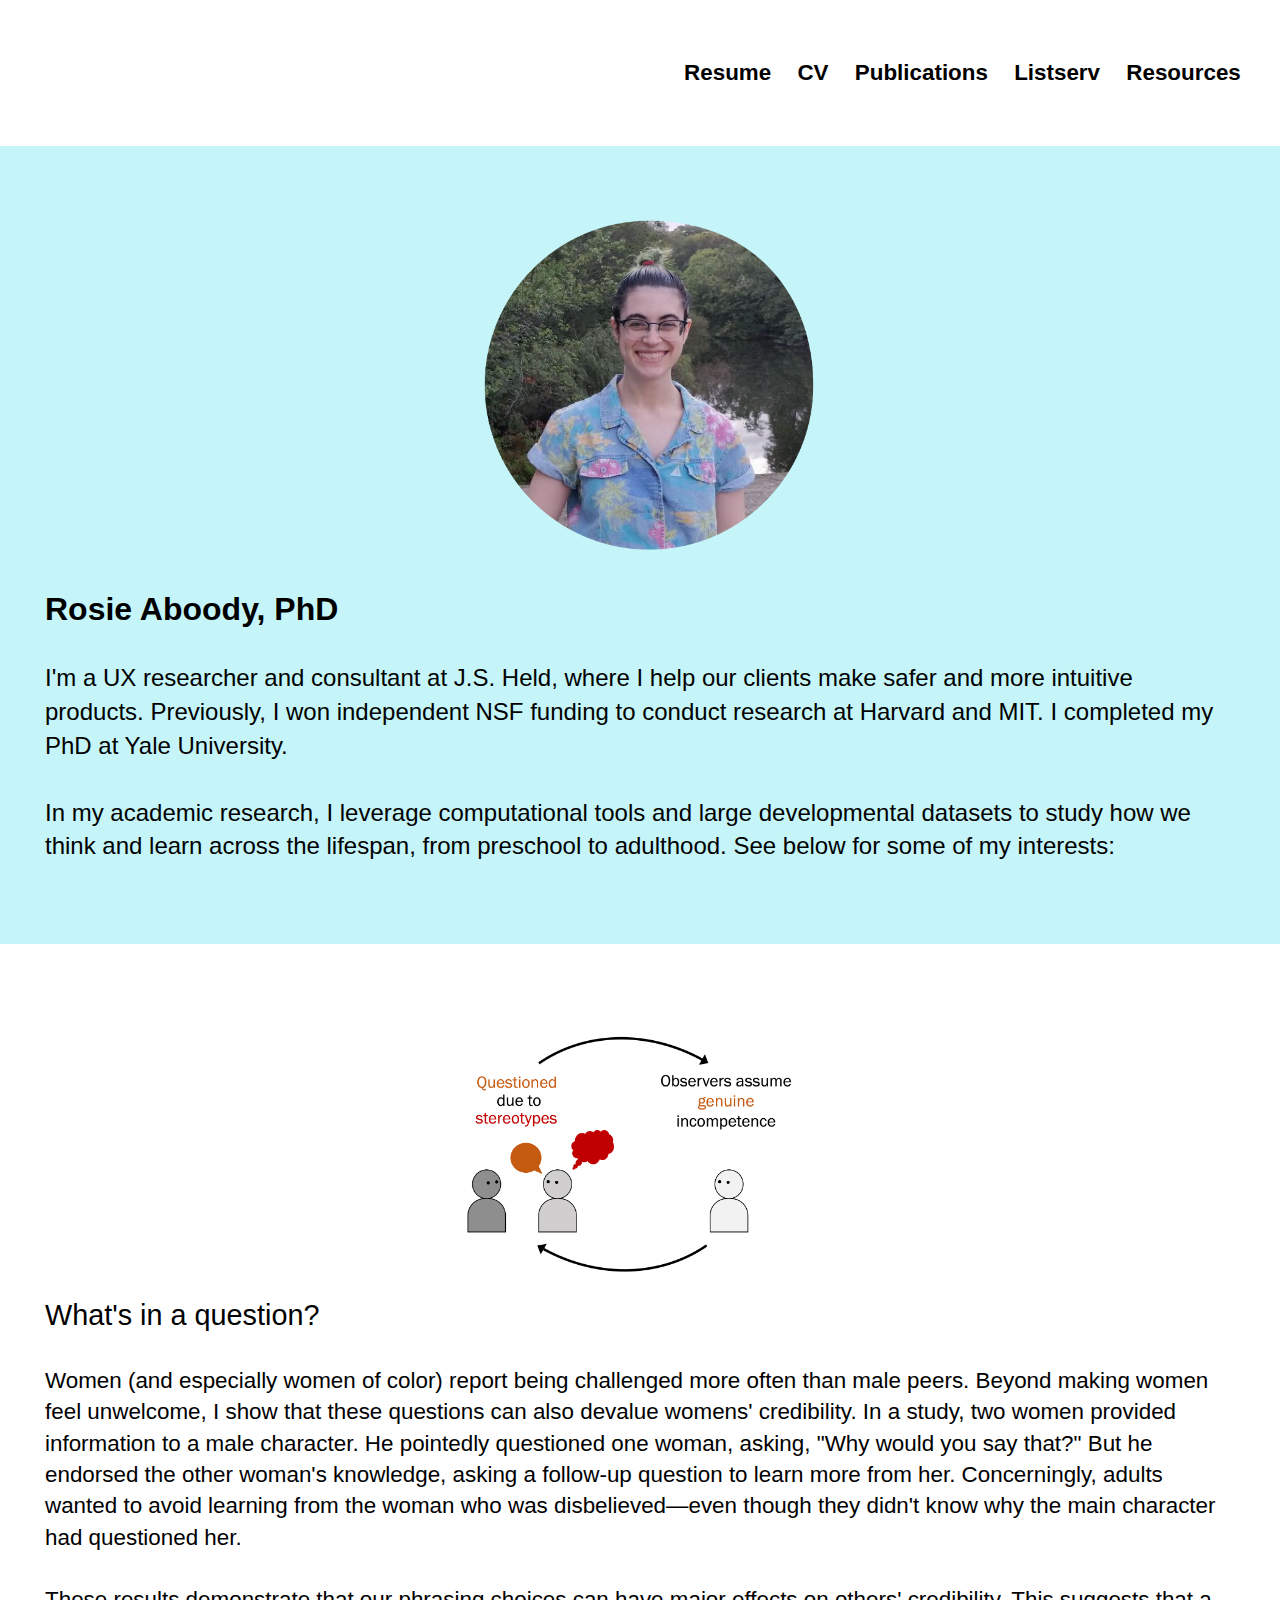
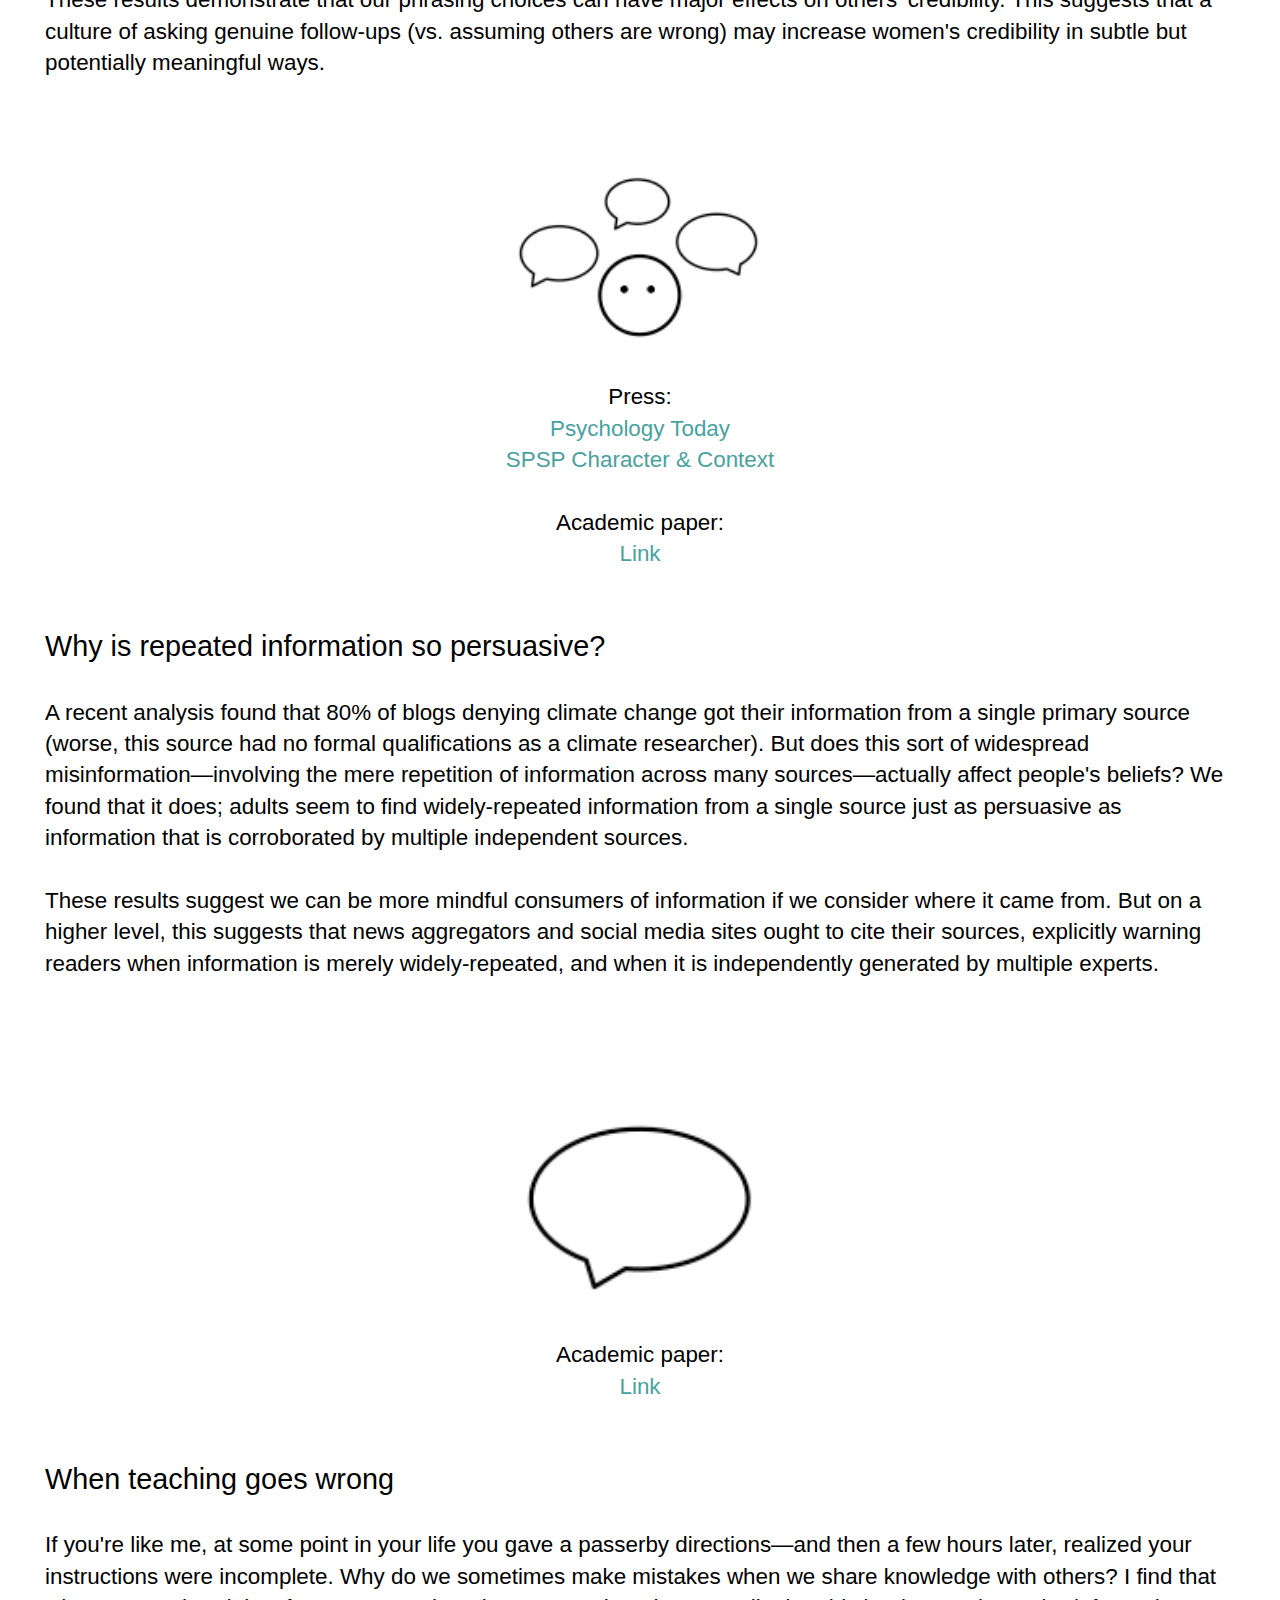
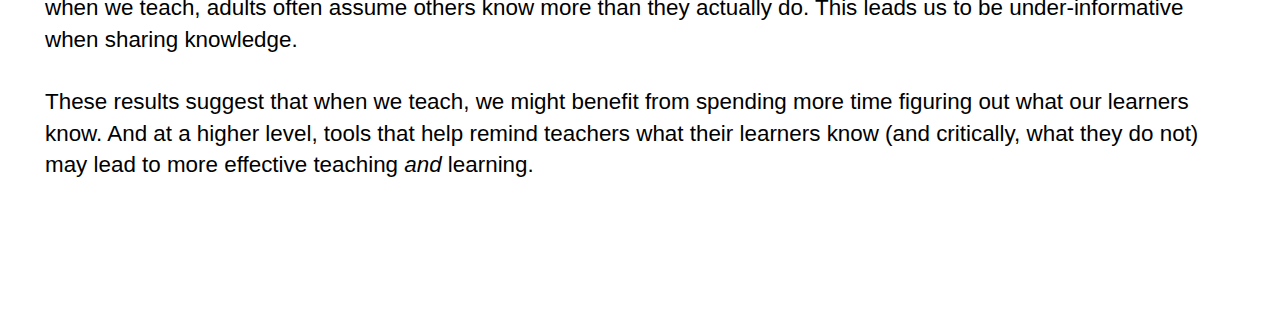
<file: index.html>
<!DOCTYPE html>
<html>
	<head>
		<title>Rosie Aboody</title>
		<!-- link to main stylesheet -->
		<link rel="stylesheet" href="css/main.css" />
	</head>
	<body>
		<nav>
    		<ul>
        		<li><a href="Aboody_Resume.pdf" class = "nav" target = "_break">Resume</a></li>
        		<li><a href="R Aboody CV.pdf" class = "nav" target = "_break">CV</a></li>
        		<li><a href="publications.html" class = "nav">Publications</a></li>
                <li><a href="DivComm_Listserv.html" class = "nav">Listserv</a></li>
                <li><a href="Resources.html" class = "nav">Resources</a></li>
    		</ul>
		</nav>

		<div class="grid-container-new-main">
	        <div>
	            <img src = "Website_headshot_round.png" alt = "Inference" class = "left" width = 450px>
	        </div>


	        <div> 
	        	<br>
				<h2 id = "header_2_main" style = "font-size: 200%;";><b>Rosie Aboody, PhD</b></h2>
					<div class="blurb">

					<p id = "paragraph_main">I'm a UX researcher and consultant at J.S. Held, where I help our clients make safer and more intuitive products. Previously, I won independent NSF funding to conduct research at <a href = "https://projects.iq.harvard.edu/ccdlab/home", class = "nav", target = "_break">Harvard</a> and <a href = "https://eccl.mit.edu/", class = "nav", target = "_break">MIT</a>. I completed my PhD at <a href = "https://compdevlab.yale.edu/", class = "nav" target = "_break">Yale University</a>. 
					<br>
					<br>
					In my academic research, I leverage computational tools and large developmental datasets to study how we think and learn across the lifespan, from preschool to adulthood. See below for some of my interests:


					</div>
				<br><br>
			</div>


		</div><!-- /.grid container -->

		<br>
		<br>

		<div class="grid-container-new-main-no-color">

			<div>
				<br>
				<img src = "questions_image.png" alt = "Questions" class = "center" width = 350px>
			</div>

			<div>
				<h2 id = "header_2_main" style = "font-size: 180%;";>What's in a question?</h2>
				<div class = "blurb">
					<p id = "paragraph_main" style = "font-size: 140%;";>Women (and especially women of color) report being challenged more often than male peers. Beyond making women feel unwelcome, I show that these questions can also devalue womens' credibility. In a study, two women provided information to a male character. He pointedly questioned one woman, asking, "Why would you say that?" But he endorsed the other woman's knowledge, asking a follow-up question to learn more from her. Concerningly, adults wanted to avoid learning from the woman who was disbelieved—even though they didn't know why the main character had questioned her.
					<br>
					<br>
					These results demonstrate that our phrasing choices can have major effects on others' credibility. This suggests that a culture of asking genuine follow-ups (vs. assuming others are wrong) may increase women's credibility in subtle but potentially meaningful ways. 
					</p>

				</div>
			</div>
			<br><!-- needed to occupy 3rd column!-->

			<div>
				<br>
				<br>
				<br>
				<img src = "social info.png" alt = "Misinformation" class = "center" width = 250px>
				<br>
				<br>
				<p style = "font-size: 140%;">Press: <br><a href = "https://www.psychologytoday.com/us/blog/inconceivable/201807/fake-news-exploits-our-obliviousness-proper-sourcing" class = "external" target = "_blank">Psychology Today</a>
				<br>
				<a href = "http://www.spsp.org/news-center/blog/yousif-aboody-keil-information-repeated-corroborated" class = "external" target = "_blank">SPSP Character & Context</a>
				<br>
				<br>
				Academic paper:
				<br>
				<a href = "Papers/Yousif, Aboody & Keil (2019) - False Consensus.pdf" class = "external" target = "_break">Link</a>
				</p>

			</div>

			<div>
				<br>
				<br>
				<h2 id = "header_2_main" style = "font-size: 180%;";>Why is repeated information so persuasive?</h2>
				<div class = "blurb">
					<p id = "paragraph_main" style = "font-size: 140%;";>A recent analysis found that 80% of blogs denying climate change got their information from a single primary source (worse, this source had no formal qualifications as a climate researcher). But does this sort of widespread misinformation—involving the mere repetition of information across many sources—actually affect people's beliefs? We found that it does; adults seem to find widely-repeated information from a single source just as persuasive as information that is corroborated by multiple independent sources. 
					<br>
					<br>
					These results suggest we can be more mindful consumers of information if we consider where it came from. But on a higher level, this suggests that news aggregators and social media sites ought to cite their sources, explicitly warning readers when information is merely widely-repeated, and when it is independently generated by multiple experts.
					</p>
				</div>
			</div>

			<br><!-- needed to occupy 3rd column!-->

			<div>
				<br>
				<br>
				<br>
				<img src = "teaching.png" alt = "Teaching" class = "center" width = 250px>
				<br>
				<br>
				<p style = "font-size: 140%;">
				Academic paper:
				<br>
				<a href = "Papers/Aboody, Velez-Ginorio, Santos & Jara-Ettinger, 2023 (Cognitive Science).pdf" class = "external" target = "_break">Link</a>
				</p>

			</div>

			<div>
				<br>
				<br>
				<h2 id = "header_2_main" style = "font-size: 180%;";>When teaching goes wrong</h2>
				<div class = "blurb">
					<p id = "paragraph_main" style = "font-size: 140%;";>If you're like me, at some point in your life you gave a passerby directions—and then a few hours later, realized your instructions were incomplete. Why do we sometimes make mistakes when we share knowledge with others? I find that when we teach, adults often assume others know more than they actually do. This leads us to be under-informative when sharing knowledge.
					<br>
					<br>
					These results suggest that when we teach, we might benefit from spending more time figuring out what our learners know. And at a higher level, tools that help remind teachers what their learners know (and critically, what they do not) may lead to more effective teaching <i>and</i> learning.
					</p>
				</div>
			</div>

		</div><!-- /. grid container-->

		<br>
		<br>

    </body><!-- /.body -->

</html>
</file>
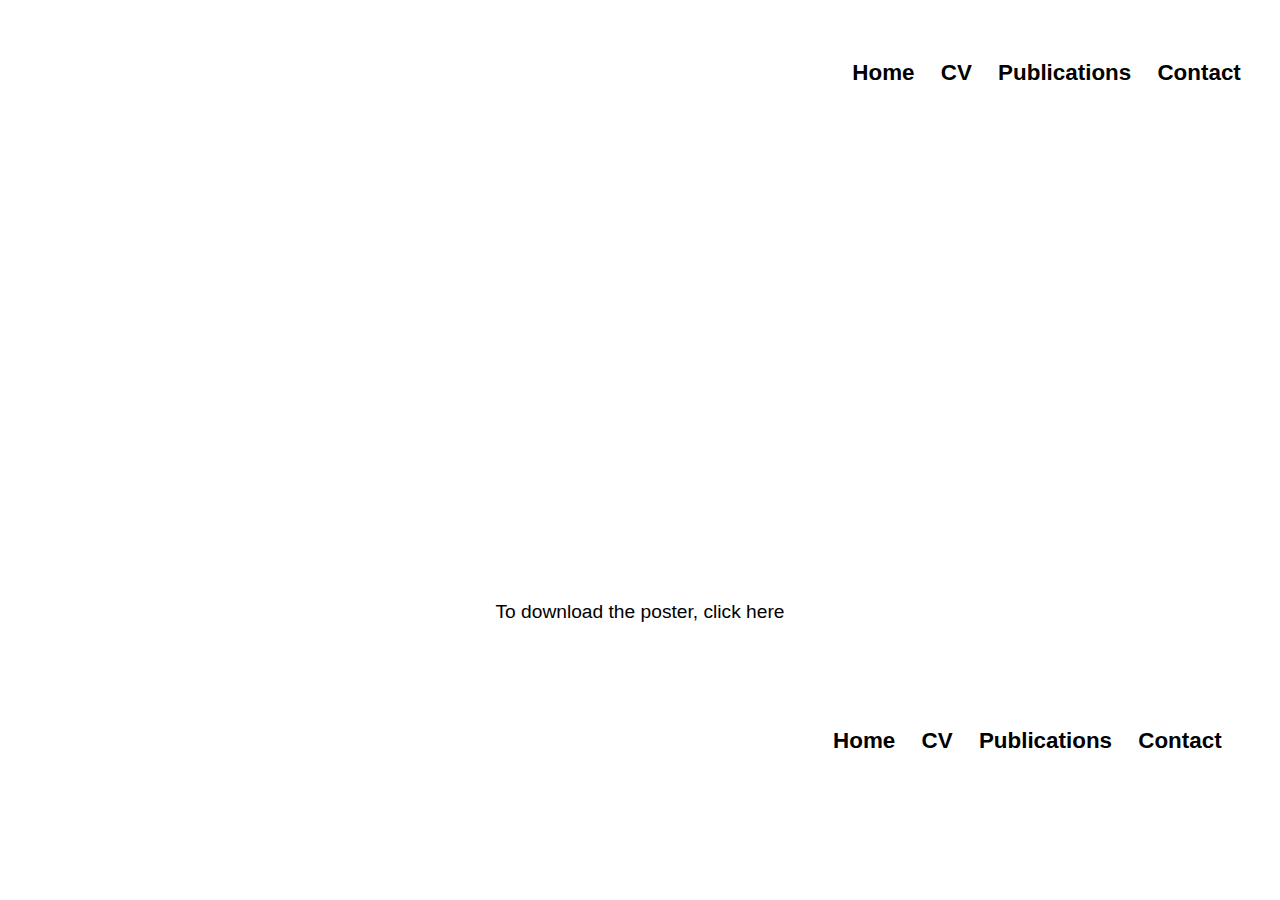
<file: CogSci_2021_poster.html>
<!DOCTYPE html>
<html>
	<head>
		<title>Rosie Aboody</title>
		<!-- link to main stylesheet -->
		<link rel="stylesheet" href="css/main.css" />
		</head>
	<body>
		<nav>
			<ul>
        		<li><a href="index.html" class = "nav">Home</a></li>
        		<li><a href="R Aboody CV.pdf" target="_blank" class = "nav">CV</a></li>
       			<li><a href="publications.html" class = "nav">Publications</a></li>
       			<li><a href="contact.html" class = "nav">Contact</a></li>
   			</ul>
		</nav><!-- /.header navigation -->

		<div class="cogsci-grid-container">
			<div>
				<h3 style = "text-align: center; padding: 0px";>
					<iframe width="750" height="415" src="https://www.youtube-nocookie.com/embed/8Tj4XhKqQ0" frameborder="0" allow="accelerometer; autoplay; encrypted-media; gyroscope; picture-in-picture" allowfullscreen></iframe>

			</h3>
			</div><!-- /.col 1 -->


		<div class="cogsci-grid-container" width = 50px>
			<div>
				<br>

				<h3 style = "font-size: 120%; text-align: center; padding: 10px;"><a href="Aboody, Denison & Jara-Ettinger (2021).pdf" target="_blank" download class = "nav">To download the poster, click here</a></h3>
				<br>

			</div><!-- /.col 2 -->


	</body><!-- /.body -->

		<footer>
    	<ul>
    		<br>
   			<br>
        	<li><a href="index.html" class = "nav">Home</a></li>
        	<li><a href="R Aboody CV.pdf" target="_blank" class = "nav">CV</a></li>
       		<li><a href="publications.html" class = "nav">Publications</a></li>
       		<li><a href="contact.html" class = "nav">Contact</a></li>
   		</ul>
	</footer>
</html>
</file>
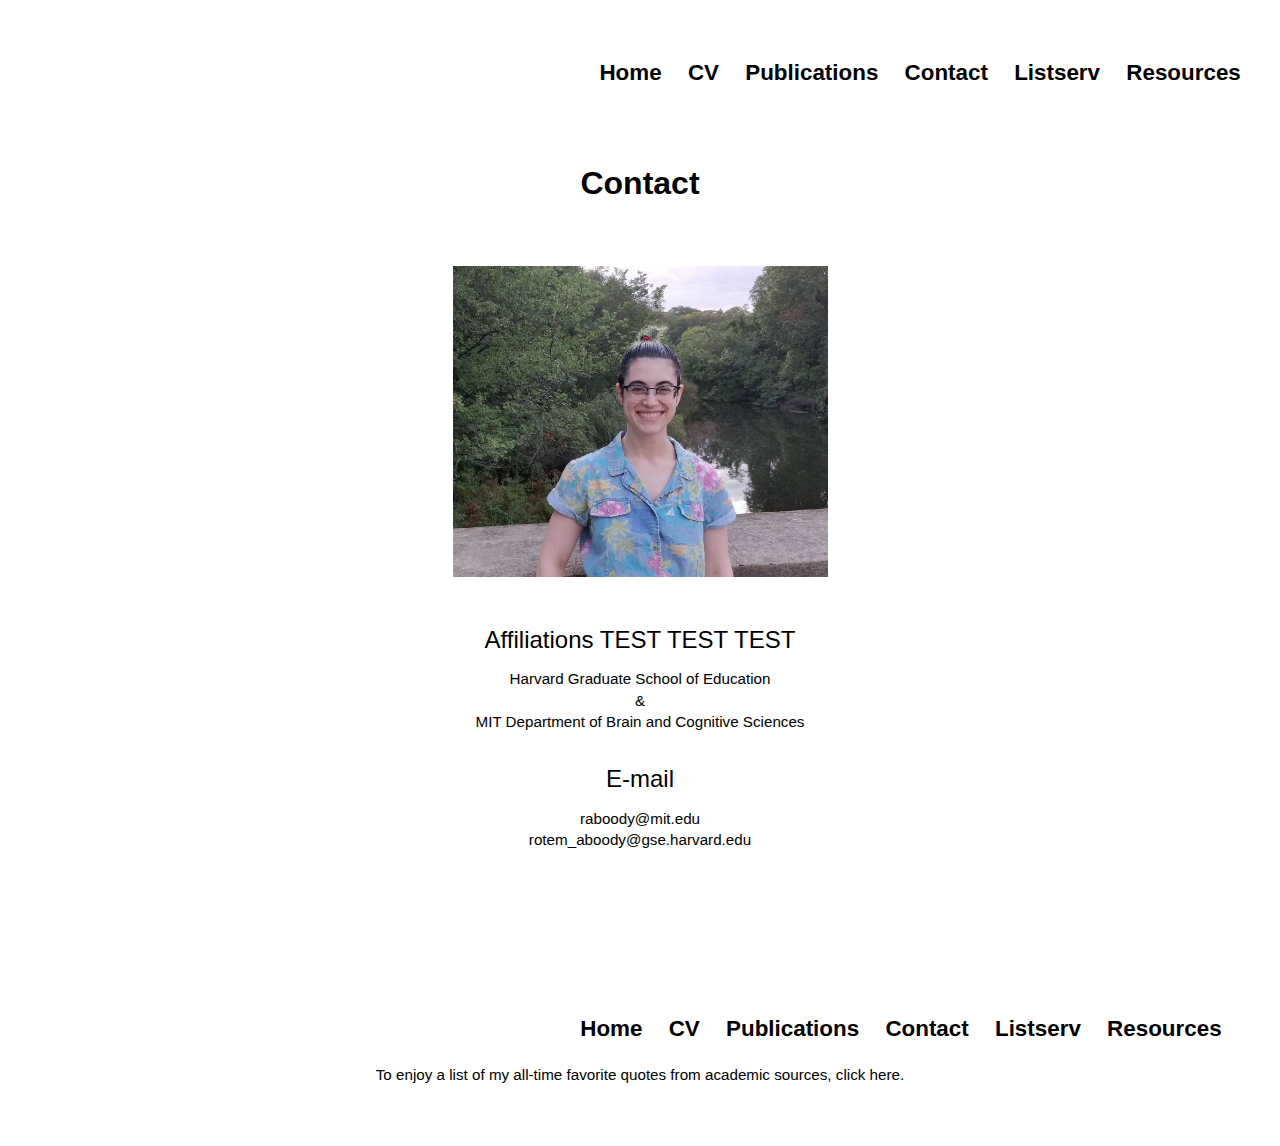
<file: contact.html>
<!DOCTYPE html>
<html>
	<head>
		<title>Rosie Aboody</title>
		<!-- link to main stylesheet -->
		<link rel="stylesheet" href="css/main.css" />
		</head>
	<body>
		<nav>
			<ul>
        		<li><a href="index.html" class = "nav">Home</a></li>
        		<li><a href="R Aboody CV.pdf" target="_blank" class = "nav" target = "_break">CV</a></li>
       			<li><a href="publications.html" class = "nav">Publications</a></li>
       			<li><a href="javascript:window.location.reload(true)" class = "nav">Contact</a></li>
       			<li><a href="DivComm_Listserv.html" class = "nav">Listserv</a></li>
       			<li><a href="Resources.html" class = "nav">Resources</a></li>
   			</ul>
		</nav><!-- /.header navigation -->

		<div class = "container">
			<h2 style = "text-align: center; font-size: 200%";><b>Contact</b>
			<br>
			<br>
			</h2>
		</div><!-- /.container -->

		<div class="contact-grid-container">
			<div> </div><!-- /.col 1 -->
			<div>
				<img src = "Website_headshot.jpg" alt = "Rosie Headshot" width = 375px>
			</div><!-- /.col 2 -->

			<div> </div><!-- /.col 3 -->

			<div>
				<br>
				<br>
				<p>Affiliations TEST TEST TEST</p>
				<p style = "font-size: 95%";>Harvard Graduate School of Education <br> & <br> MIT Department of Brain and Cognitive Sciences </p>
				<br>
				<p>E-mail</p>
				<p style = "font-size: 95%";>raboody<span style="display:none;">blahbloopidityboop</span>@mit.edu <br>
					rotem<span style="display:none;">blahbloopidityboop</span>_aboody@gse.harvard.edu
				<br>
				<br>
				<br>
				<br>
				<br>
			</div><!-- /.col 4 -->
			<div> </div><!-- /.col 5 -->
		</div><!-- /.contact-grid-container -->
	</body><!-- /.body -->

	<footer>
    	<ul>
    		<br>
   			<br>
        	<li><a href="index.html" class = "nav">Home</a></li>
        	<li><a href="R Aboody CV.pdf" target="_blank" class = "nav" target = "_break">CV</a></li>
       		<li><a href="publications.html" class = "nav">Publications</a></li>
       		<li><a href="javascript:window.location.reload(true)" class = "nav">Contact</a></li>
       		<li><a href="DivComm_Listserv.html" class = "nav">Listserv</a></li>
       		<li><a href="Resources.html" class = "nav">Resources</a></li>
   		</ul>
	</footer>

	<div class = "container">
	   	<h3 style = "font-size: 95%; text-align: center; padding: 0px;">To enjoy a list of my all-time favorite quotes from academic sources, click <a href = "paper gems.html" class = "nav">here</a>.</h3>
	   </div>
</html>
</file>
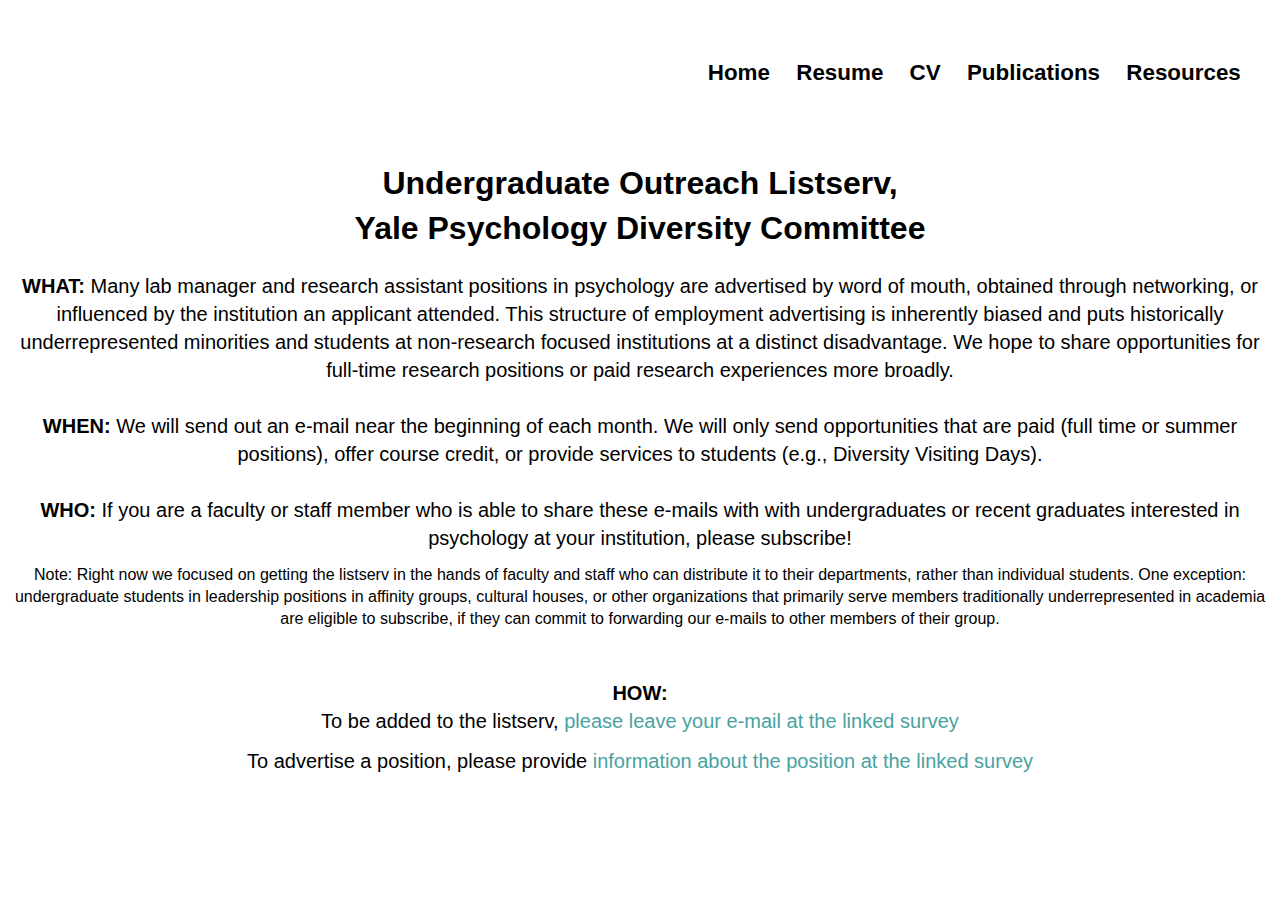
<file: DivComm_Listserv.html>
<!DOCTYPE html>
<html>
	<head>
		<title>Rosie Aboody</title>
		<!-- link to main stylesheet -->
		<link rel="stylesheet" href="css/main.css" />
		</head>
	<body>
		<nav>
    		<ul>
        		<li><a href="index.html" class = "nav">Home</a></li>
        		<li><a href="Aboody_Resume.pdf" class = "nav" target = "_break">Resume</a></li>
        		<li><a href="R Aboody CV.pdf" class = "nav" target = "_break">CV</a></li>
        		<li><a href="publications.html" class = "nav">Publications</a></li>
        		<li><a href="Resources.html" class = "nav">Resources</a></li>
    		</ul>
		</nav>

		<div class="container">
    		<h2 style = "font-size: 200%";><b>Undergraduate Outreach Listserv, </br>Yale Psychology Diversity Committee</b></h2>
				<p style = "font-size: 125%";> <b>WHAT:</b> Many lab manager and research assistant positions in psychology are advertised by word of mouth, obtained through networking, or influenced by the institution an applicant attended. This structure of employment advertising is inherently biased and puts historically underrepresented minorities and students at non-research focused institutions at a distinct disadvantage. We hope to share opportunities for full-time research positions or paid research experiences more broadly.
				<br>
				<br>
				<b>WHEN:</b> We will send out an e-mail near the beginning of each month. We will only send opportunities that are paid (full time or summer positions), offer course credit, or provide services to students (e.g., Diversity Visiting Days). 
				<br>
				<br>
				<b>WHO:</b> If you are a faculty or staff member who is able to share these e-mails with with undergraduates or recent graduates interested in psychology at your institution, please subscribe!
				<br>
				<p style = "font-size: 100%";> Note: Right now we focused on getting the listserv in the hands of faculty and staff who can distribute it to their departments, rather than individual students. One exception: undergraduate students in leadership positions in affinity groups, cultural houses, or other organizations that primarily serve members traditionally underrepresented in academia are eligible to subscribe, if they can commit to forwarding our e-mails to other members of their group.</p>
				<br>
				<br>

				<p style = "font-size: 125%";><b>HOW:</b> <br> To be added to the listserv, <a href = https://forms.gle/hetAV3XHk5jHKfqF7 class = "external">please leave your e-mail at the linked survey</a></p>

				<p style = "font-size: 125%";> To advertise a position, please provide <a href = https://forms.gle/nk3BDsCMp41W2y3C8 class = "external"> information about the position at the linked survey</a></p>
				

                <br>
                <br>
	</body>
</html>
</file>
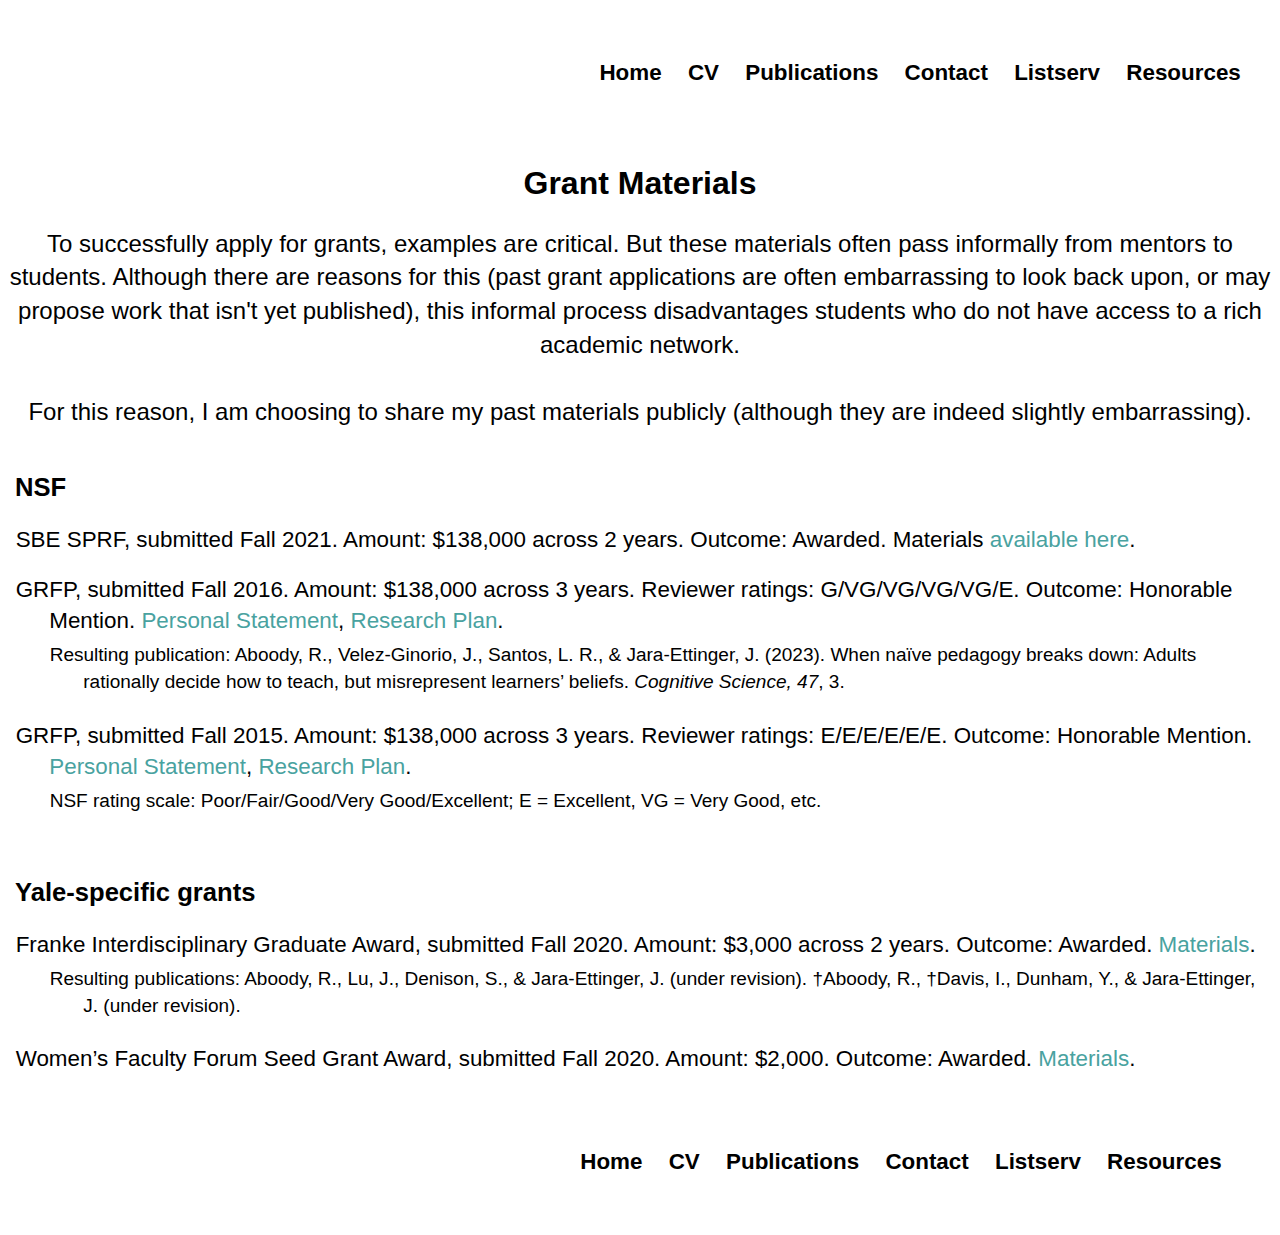
<file: grants.html>
<!DOCTYPE html>
<html>
	<head>
		<title>Rosie Aboody</title>
		<!-- link to main stylesheet -->
		<link rel="stylesheet" href="css/main.css" />
		</head>
	<body>
		<nav>
    		<ul>
        		<li><a href="index.html" class = "nav">Home</a></li>
        		<li><a href="R Aboody CV.pdf" target="_blank" class = "nav">CV</a></li>
        		<li><a href="publications.html" class = "nav">Publications</a></li>
        		<li><a href="contact.html" class = "nav">Contact</a></li>
                <li><a href="DivComm_Listserv.html" class = "nav">Listserv</a></li>
                <li><a href="Resources.html" class = "nav">Resources</a></li>
    		</ul>
		</nav>

        <div class="container">
            <h2 style = "font-size: 200%";><b>Grant Materials</b></h2>
                <p>To successfully apply for grants, examples are critical. But these materials often pass informally from mentors to students. Although there are reasons for this (past grant applications are often embarrassing to look back upon, or may propose work that isn't yet published), this informal process disadvantages students who do not have access to a rich academic network. 

                <br>
                <br>

                For this reason, I am choosing to share my past materials publicly (although they are indeed slightly embarrassing).
                </p>
        </div>

		<div class="container">
            <br>
            <br>
    		<h3 style = "padding:0px; margin-left:15px";><b>NSF</b></h3>
    		<ul class = publications> 

                <li>SBE SPRF, submitted Fall 2021. Amount: $138,000 across 2 years. Outcome: Awarded. Materials <a href = "https://raboody.github.io/website/NSF_SPRF_Database" class = "external" target="_blank">available here</a>.</li>

                <li>GRFP, submitted Fall 2016. Amount: $138,000 across 3 years. Reviewer ratings: G/VG/VG/VG/VG/E. Outcome: Honorable Mention. <a href = "Grants/NSF_GRFP_Personal_Statement_Fall_2016.pdf" class = "external" target="_blank">Personal Statement</a>, <a href = "Grants/NSF_GRFP_Research_Plan_Fall_2016.pdf" class = "external" target="_blank">Research Plan</a>.
                    <p style="text-align:left; font-size:85%; margin-left:28px;">Resulting publication: Aboody, R., Velez-Ginorio, J., Santos, L. R., & Jara-Ettinger, J. (2023). When naïve pedagogy breaks down: Adults rationally decide how to teach, but misrepresent learners’ beliefs. <i>Cognitive Science, 47</i>, 3.</p></li>

    			<li>GRFP, submitted Fall 2015. Amount: $138,000 across 3 years. Reviewer ratings: E/E/E/E/E/E. Outcome: Honorable Mention. <a href = "Grants/NSF_GRFP_Personal_Statement_Fall_2015.pdf" class = "external" target="_blank">Personal Statement</a>, <a href = "Grants/NSF_GRFP_Research_Plan_Fall_2015.pdf" class = "external" target="_blank">Research Plan</a>.
                    <p style="text-align:left; font-size:85%; margin-left:28px;">NSF rating scale: Poor/Fair/Good/Very Good/Excellent; E = Excellent, VG = Very Good, etc.</p></li>

			</ul>
		</div>

        <div class="container">
            <br>
            <br>
            <h3 style = "padding:0px; margin-left:15px";><b>Yale-specific grants</b></h3>
            <ul class = publications> 

                <li>Franke Interdisciplinary Graduate Award, submitted Fall 2020. Amount: $3,000 across 2 years. Outcome: Awarded. <a href = "Grants/Franke_grant_app_Fall_2020.pdf" class = "external" target="_blank">Materials</a>.
                <p style="text-align:left; font-size:85%; margin-left:28px;">Resulting publications: Aboody, R., Lu, J., Denison, S., & Jara-Ettinger, J. (under revision). †Aboody, R., †Davis, I., Dunham, Y., & Jara-Ettinger, J. (under revision).</p>
            </li>

                <li>Women’s Faculty Forum Seed Grant Award, submitted Fall 2020. Amount: $2,000. Outcome: Awarded. <a href = "Grants/WFF_Seed_Grant_App_Fall_2020.pdf" class = "external" target="_blank">Materials</a>.</li>

            </ul>
        </div>

		


    </body>

		<footer>
    		<ul>
    			<br>
    			<br>
        		<li><a href="index.html" class = "nav">Home</a></li>
        		<li><a href="R Aboody CV.pdf" target="_blank" class = "nav">CV</a></li>
        		<li><a href="publications.html" class = "nav">Publications</a></li>
        		<li><a href="contact.html" class = "nav">Contact</a></li>
                <li><a href="DivComm_Listserv.html" class = "nav">Listserv</a></li>
                <li><a href="Resources.html" class = "nav">Resources</a></li>
    		</ul>
		</footer>
</html>
</file>
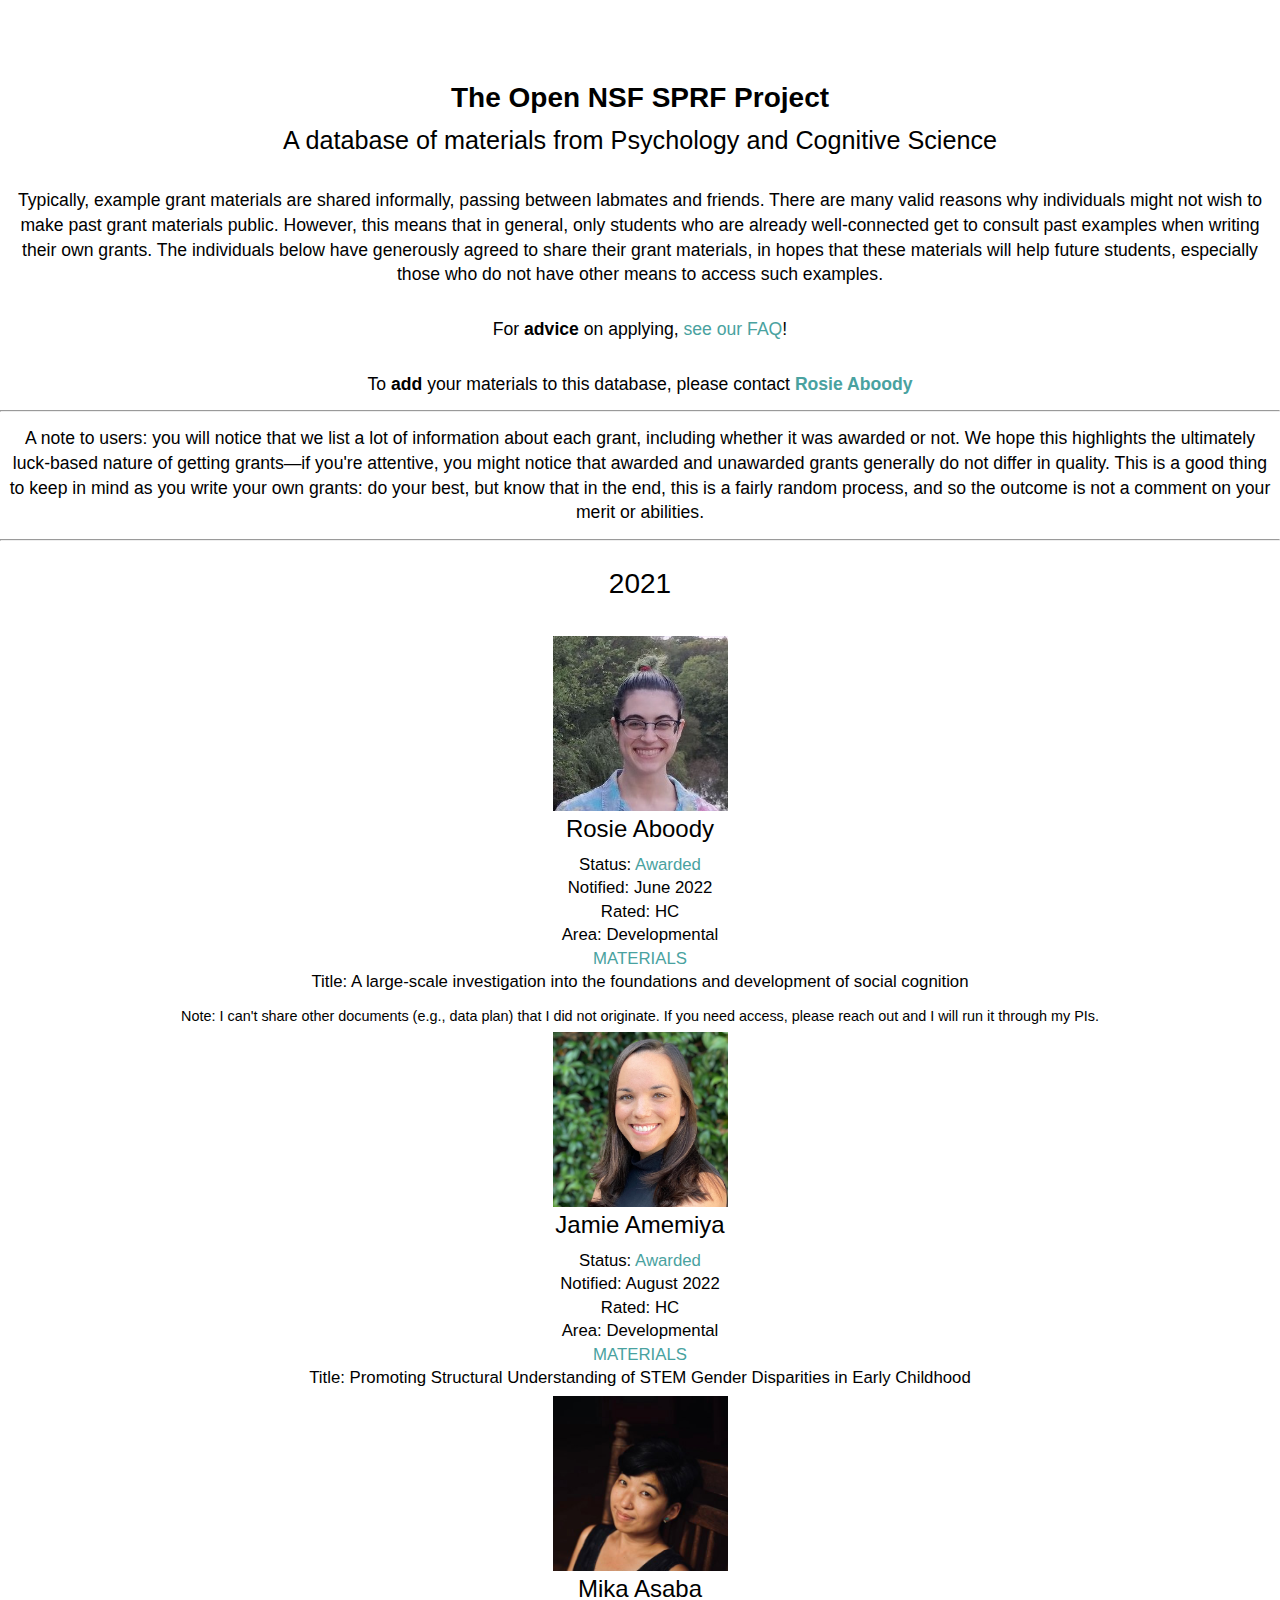
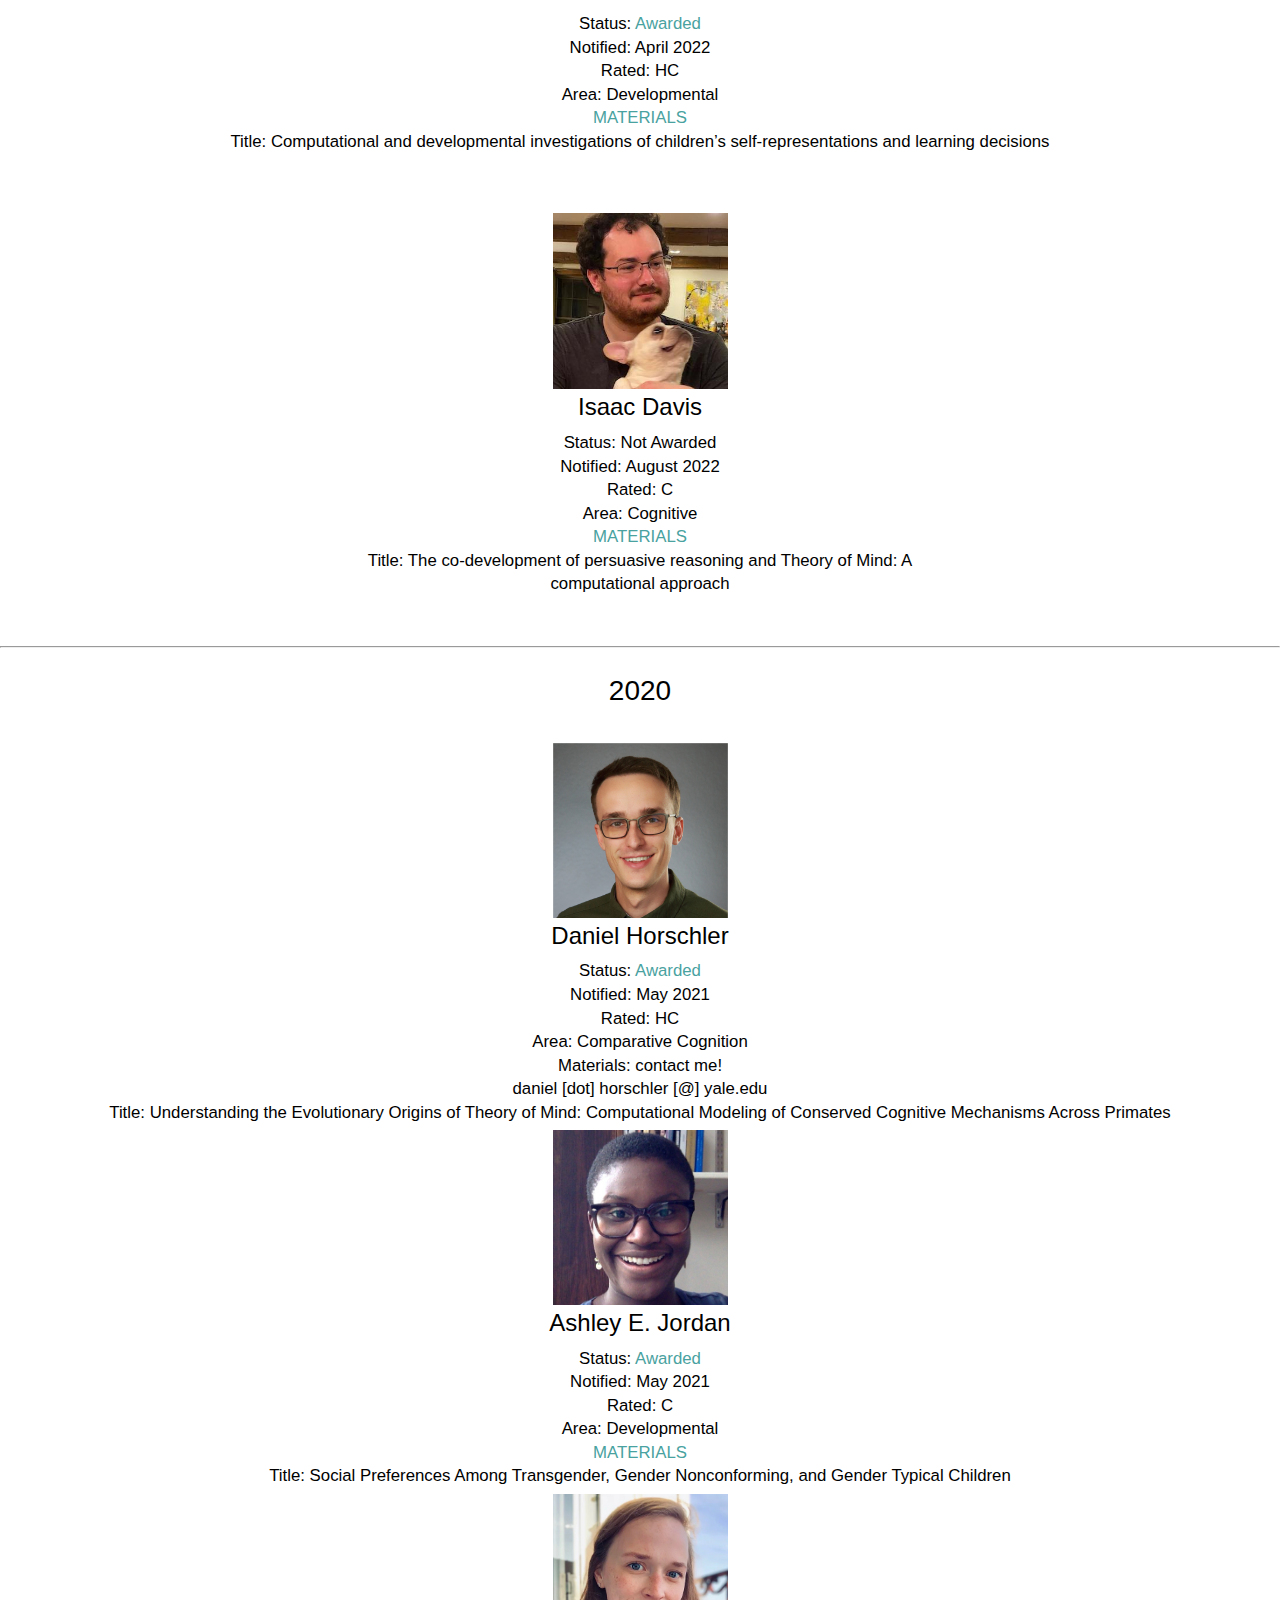
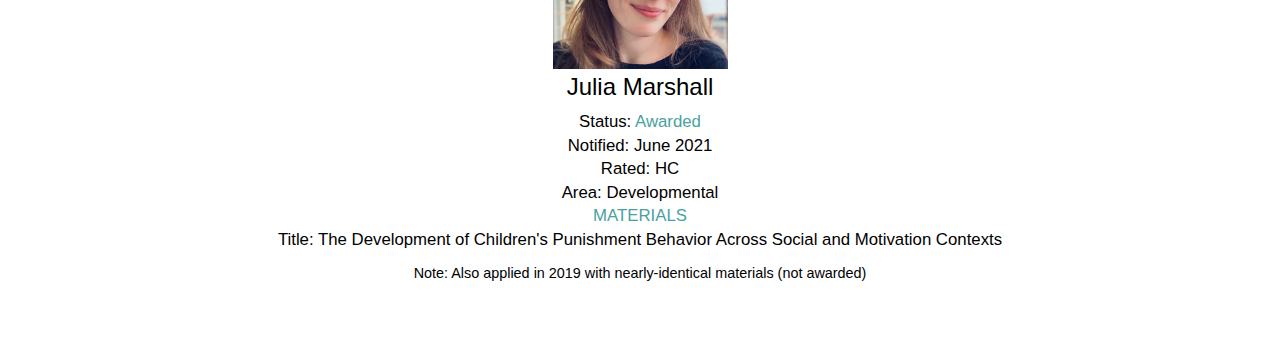
<file: NSF_SPRF_Database.html>
<!DOCTYPE html>
<html>
	<head>
		<title>NSF SPRF Materials Database</title>
		<!-- link to main stylesheet -->
		<link rel="stylesheet" href="css/main.css" />
		</head>

	<div class = "header">
	<br>
	<h2 style = "text-align: center; font-size: 175%; padding: 0px"><b>The Open NSF SPRF Project</b>
		<br>
		<p style = "font-size:90%">A database of materials from Psychology and Cognitive Science</p>
	</h2>
	<br>
	</div><!-- /.header -->

	<div class = "container">
	<p style = "font-size:110%">Typically, example grant materials are shared informally, passing between labmates and friends. There are many valid reasons why individuals might not wish to make past grant materials public. However, this means that in general, only students who are already well-connected get to consult past examples when writing their own grants. The individuals below have generously agreed to share their grant materials, in hopes that these materials will help future students, especially those who do not have other means to access such examples.</p>
	<br>
	<p style = "font-size:110%">For <b>advice</b> on applying, <a href = "https://docs.google.com/document/d/1Shwdi3XTGAeXpYBrkI3IbL4p2MJqLGJe/edit?usp=sharing&ouid=114292309690788377104&rtpof=true&sd=true" class = "external" target = "_break">see our FAQ</a>!</p>
	<br>
	<p style = "font-size:110%">To <b>add</b> your materials to this database, please contact <a href = "https://raboody.github.io/website/contact.html" class = "external" target = "_break"><b>Rosie Aboody</b></a></p>
	<hr>
	<p style = "font-size:110%">A note to users: you will notice that we list a lot of information about each grant, including whether it was awarded or not. We hope this highlights the ultimately luck-based nature of getting grants—if you're attentive, you might notice that awarded and unawarded grants generally do not differ in quality. This is a good thing to keep in mind as you write your own grants: do your best, but know that in the end, this is a fairly random process, and so the outcome is not a comment on your merit or abilities.
	</p>
	</div><!-- /.Description -->

	<div class = "header">
	<hr>
	<h2 style = "font-size:175%">2021</h2>
	<br>
	</div>


	<div class="grid-container">
		<div class="item">
	  		<img src = "Website_headshot_small.jpg" alt = "Rosie Headshot" width = 175px class = "center" id = "fixed-width-NSF">
	  		<h2 style = "font-size:150%; padding:1px">Rosie Aboody</h2>
        	<p style = "font-size:105%"> 
        		Status: <a href = "https://www.nsf.gov/awardsearch/showAward?AWD_ID=2204171&HistoricalAwards=false" class = "external" target = "_break">Awarded</a> <br>
        		Notified: June 2022 <br>
        		Rated: HC <br>
        		Area: Developmental <br>
        		<a href = "https://drive.google.com/drive/folders/1ozh8qG6Y5HkxSE9imIEQQzjk-w-dWLDX?usp=sharing" class = "external" target = "_break">MATERIALS</a><br>
        		Title: A large-scale investigation into the foundations and development of social cognition<br>
        	</p>
        	<p style="font-size:90%"> 
        		Note: I can't share other documents (e.g., data plan) that I did not originate. If you need access, please reach out and I will run it through my PIs.
        	</p>
	  	</div>


	  	<div class="item">
	  		<img src = "Headshots/jamie_amemiya_headshot.jpeg" alt = "Jamie Headshot" width = 175px class = "center" id = "fixed-width-NSF">
	  		<h2 style = "font-size:150%; padding:1px">Jamie Amemiya</h2>
        	<p style = "font-size:105%"> 
        		Status: <a href = "https://www.nsf.gov/awardsearch/showAward?AWD_ID=2203810&HistoricalAwards=false" class = "external" target = "_break">Awarded</a> <br>
        		Notified: August 2022 <br>
        		Rated: HC <br>
        		Area: Developmental <br>
        		<a href = "https://drive.google.com/drive/folders/1loTWxQvyzx_BfyTWpYhuYGXo2LqsrUjY?usp=sharing" class = "external" target = "_break">MATERIALS</a><br>
        		Title: Promoting Structural Understanding of STEM Gender Disparities in Early Childhood<br>
        	</p>
	  	</div>


		<div class="item">
	  		<img src = "Headshots/Mika_headshot.jpg" alt = "Mika Headshot" width = 175px class = "center" id = "fixed-width-NSF">
	  		<h2 style = "font-size:150%; padding:1px">Mika Asaba</h2>
        	<p style = "font-size:105%"> 
        		Status: <a href = "https://www.nsf.gov/awardsearch/showAward?AWD_ID=2204106&HistoricalAwards=false" class = "external" target = "_break">Awarded</a><br> 
        		Notified: April 2022<br>
        		Rated: HC <br>
        		Area: Developmental<br>
        		<a href = "https://drive.google.com/drive/folders/1ENGqj6eimflC6QiUTqWWDCTNcVuaDLUf?usp=sharing" class = "external" target = "_break">MATERIALS</a><br>
        		Title: Computational and developmental investigations of children’s self-representations and learning decisions<br>
        	</p>

	  	</div>

	 	<div class="item">
	 		<br>
	 		<br>
	 		<br>
	  		<img src = "Headshots/Isaac_Davis_headshot.jpeg" alt = "Isaac Davis Headshot" width = 175px class = "center" id = "fixed-width-NSF">
	  		<h2 style = "font-size:150%; padding:1px">Isaac Davis</h2>
        	<p style = "font-size:105%"> 
        		Status: Not Awarded<br>
        		Notified: August 2022<br>
        		Rated: C <br>
        		Area: Cognitive<br>
        		<a href = "https://drive.google.com/drive/folders/15kyOZMvff5aYDJtD1ECMKsZy8k_1l_d8?usp=sharing" class = "external" target = "_break">MATERIALS</a><br>
        		Title: The co-development of persuasive reasoning and Theory of Mind: A <br>computational approach<br>
        	</p>
    	</div>

	</div>

	<div class = "header">
		<br>
		<br>
		<hr>
		<h2 style = "font-size:175%">2020</h2>
		<br>
	</div>

	<div class="grid-container">
		<div class="item">
	  		<img src = "Headshots/daniel_horschler_headshot.jpg" alt = "Daniel Headshot" width = 175px class = "center" id = "fixed-width-NSF">
	  		<h2 style = "font-size:150%; padding:1px">Daniel Horschler</h2>
        	<p style = "font-size:105%"> 
        		Status: <a href = "https://www.nsf.gov/awardsearch/showAward?AWD_ID=2104589&HistoricalAwards=false" class = "external" target = "_break">Awarded</a><br>
        		Notified: May 2021<br>
        		Rated: HC <br>
        		Area: Comparative Cognition <br>
        		Materials: contact me! <br>
        		daniel [dot] horschler [@] yale.edu <br>
        		Title: Understanding the Evolutionary Origins of Theory of Mind: Computational Modeling of Conserved Cognitive Mechanisms Across Primates<br>
        	</p>
	  	</div>

	  	<div class="item">
	  		<img src = "Headshots/Ashley_E_Jordan_headshot.jpg" alt = "Ashley Headshot" width = 175px class = "center" id = "fixed-width-NSF">
	  		<h2 style = "font-size:150%; padding:1px">Ashley E. Jordan</h2>
        	<p style = "font-size:105%"> 
        		Status: <a href = "https://www.nsf.gov/awardsearch/showAward?AWD_ID=2105389&HistoricalAwards=false" class = "external" target = "_break">Awarded</a><br> 
        		Notified: May 2021<br>
        		Rated: C <br>
        		Area: Developmental <br>
        		<a href = "https://drive.google.com/drive/folders/1XdenqCokR3phfYfUwgjOp8426wtd1p_N?usp=sharing" class = "external" target = "_break">MATERIALS</a><br>
        		Title: Social Preferences Among Transgender, Gender Nonconforming, and Gender Typical Children<br>
        	</p>
    	</div>

	 	<div class="item">
	  		<img src = "Headshots/Julia_Marshall_headshot.jpg" alt = "Julia Marshall Headshot" width = 175px class = "center" id = "fixed-width-NSF">
	  		<h2 style = "font-size:150%; padding:1px">Julia Marshall</h2>
        	<p style = "font-size:105%"> 
        		Status: <a href = "https://www.nsf.gov/awardsearch/showAward?AWD_ID=2104598&HistoricalAwards=false" class = "external" target = "_break">Awarded</a><br> 
        		Notified: June 2021<br>
        		Rated: HC <br>
        		Area: Developmental <br>
        		<a href = "https://drive.google.com/drive/folders/1Dl5C1L2_uTn1zz2zWK8vwbO0pF5NV6mn?usp=sharing" class = "external" target = "_break">MATERIALS</a><br>
        		Title: The Development of Children's Punishment Behavior Across Social and Motivation Contexts<br>
        	</p>
        	<p style="font-size:90%"> 
        		Note: Also applied in 2019 with nearly-identical materials (not awarded)
        	</p>
    	</div>

</div>
</html>
</file>
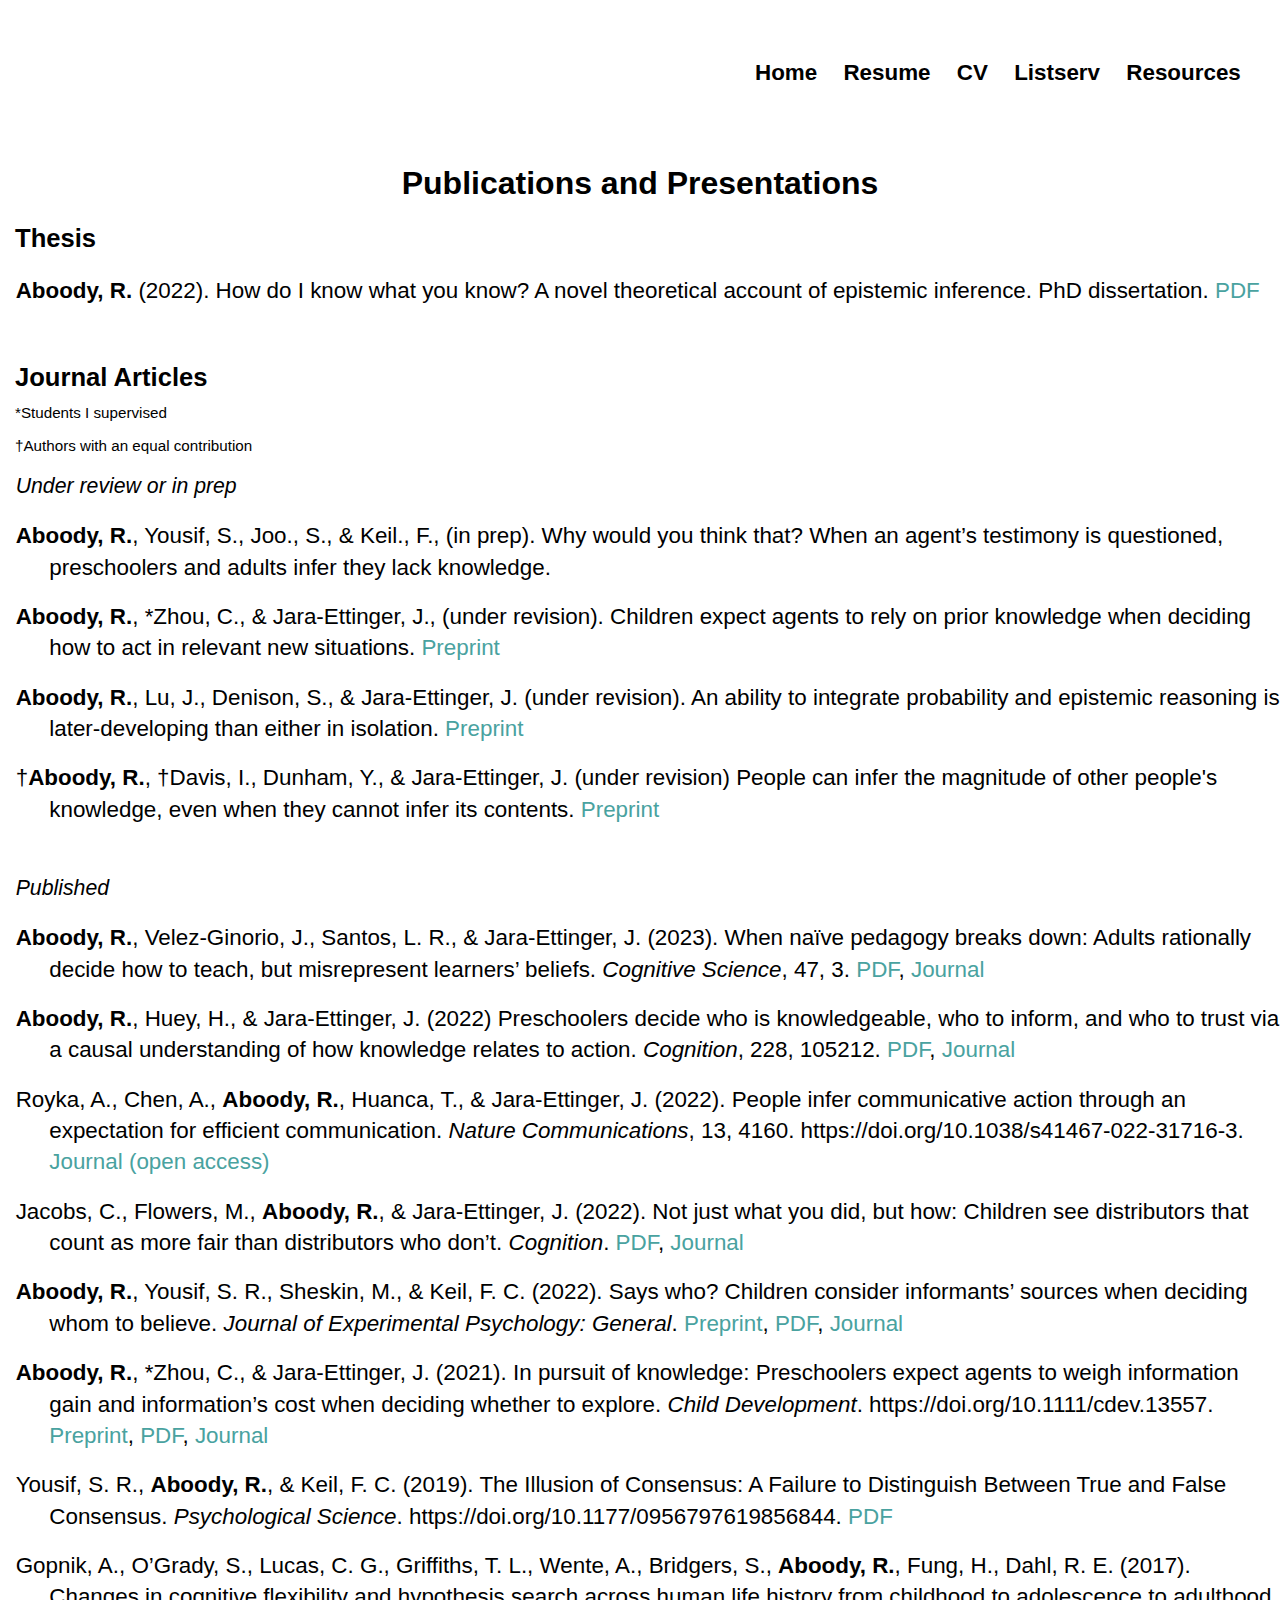
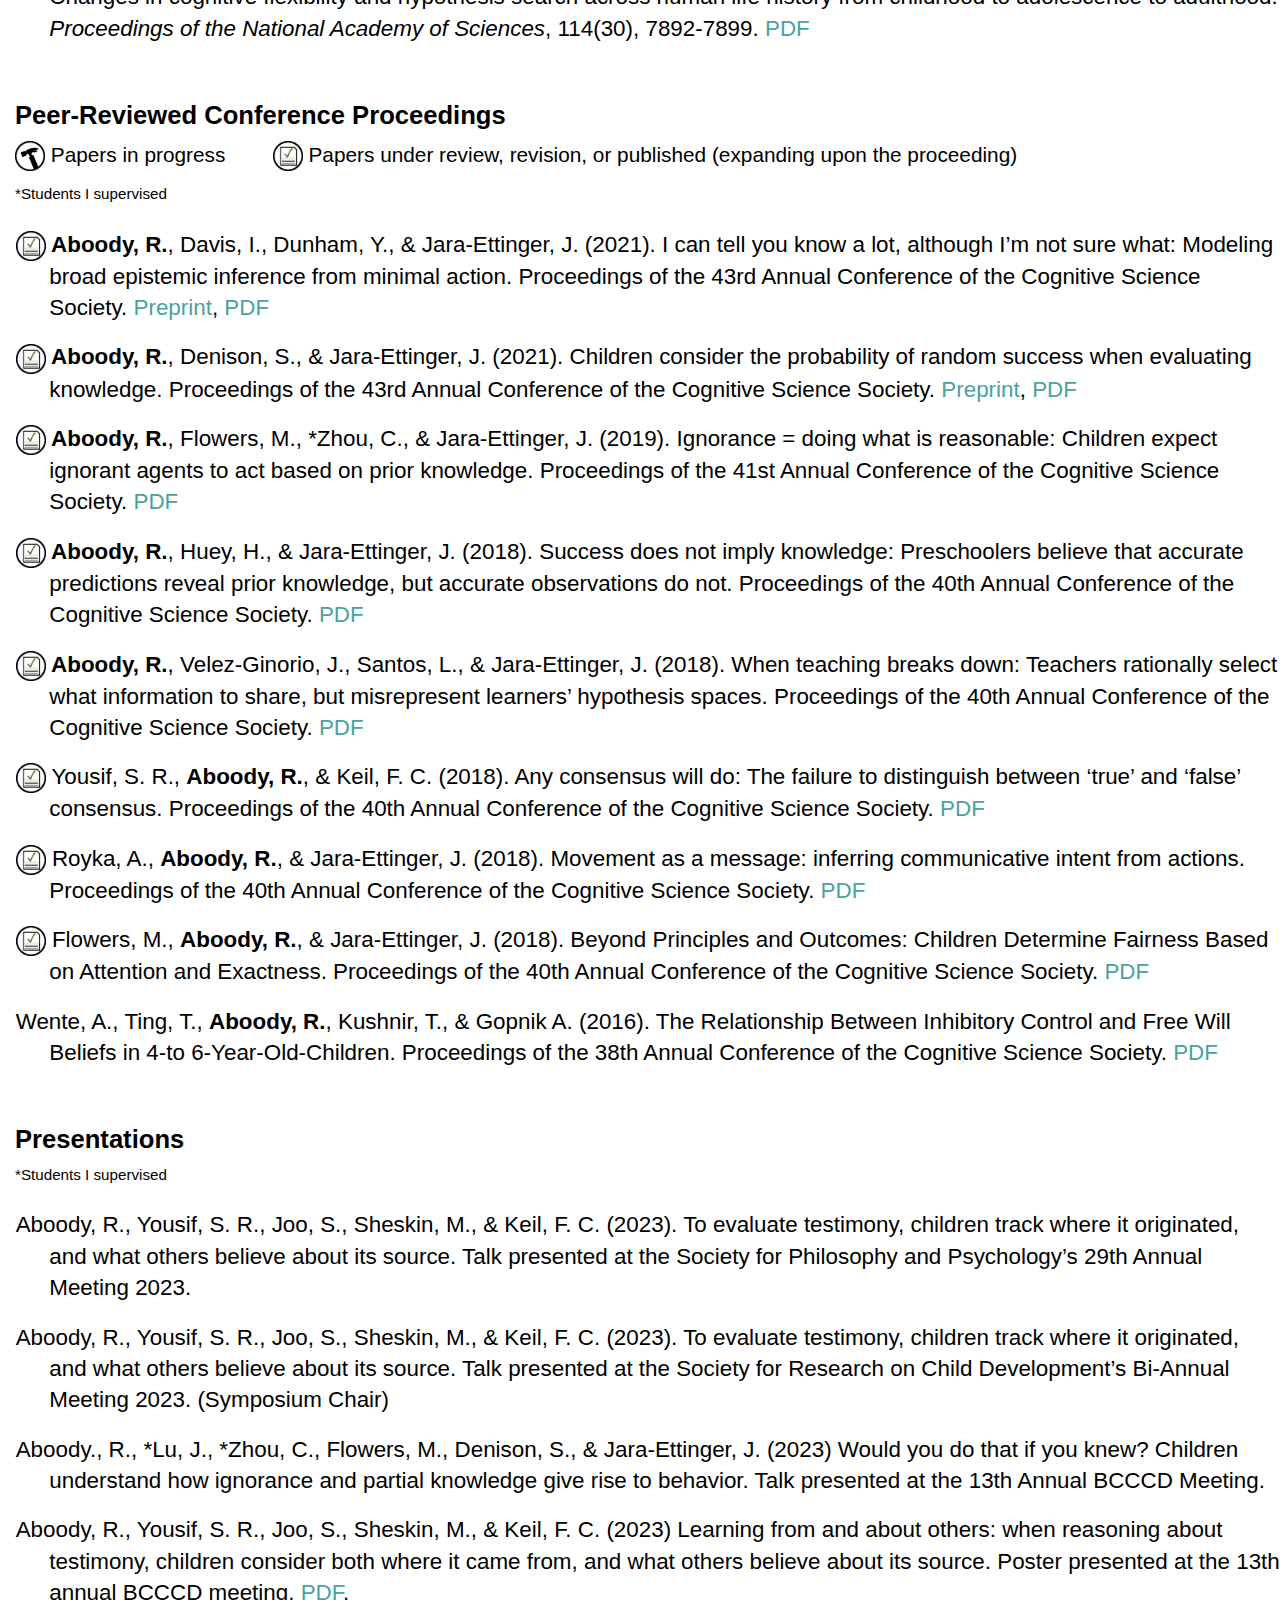
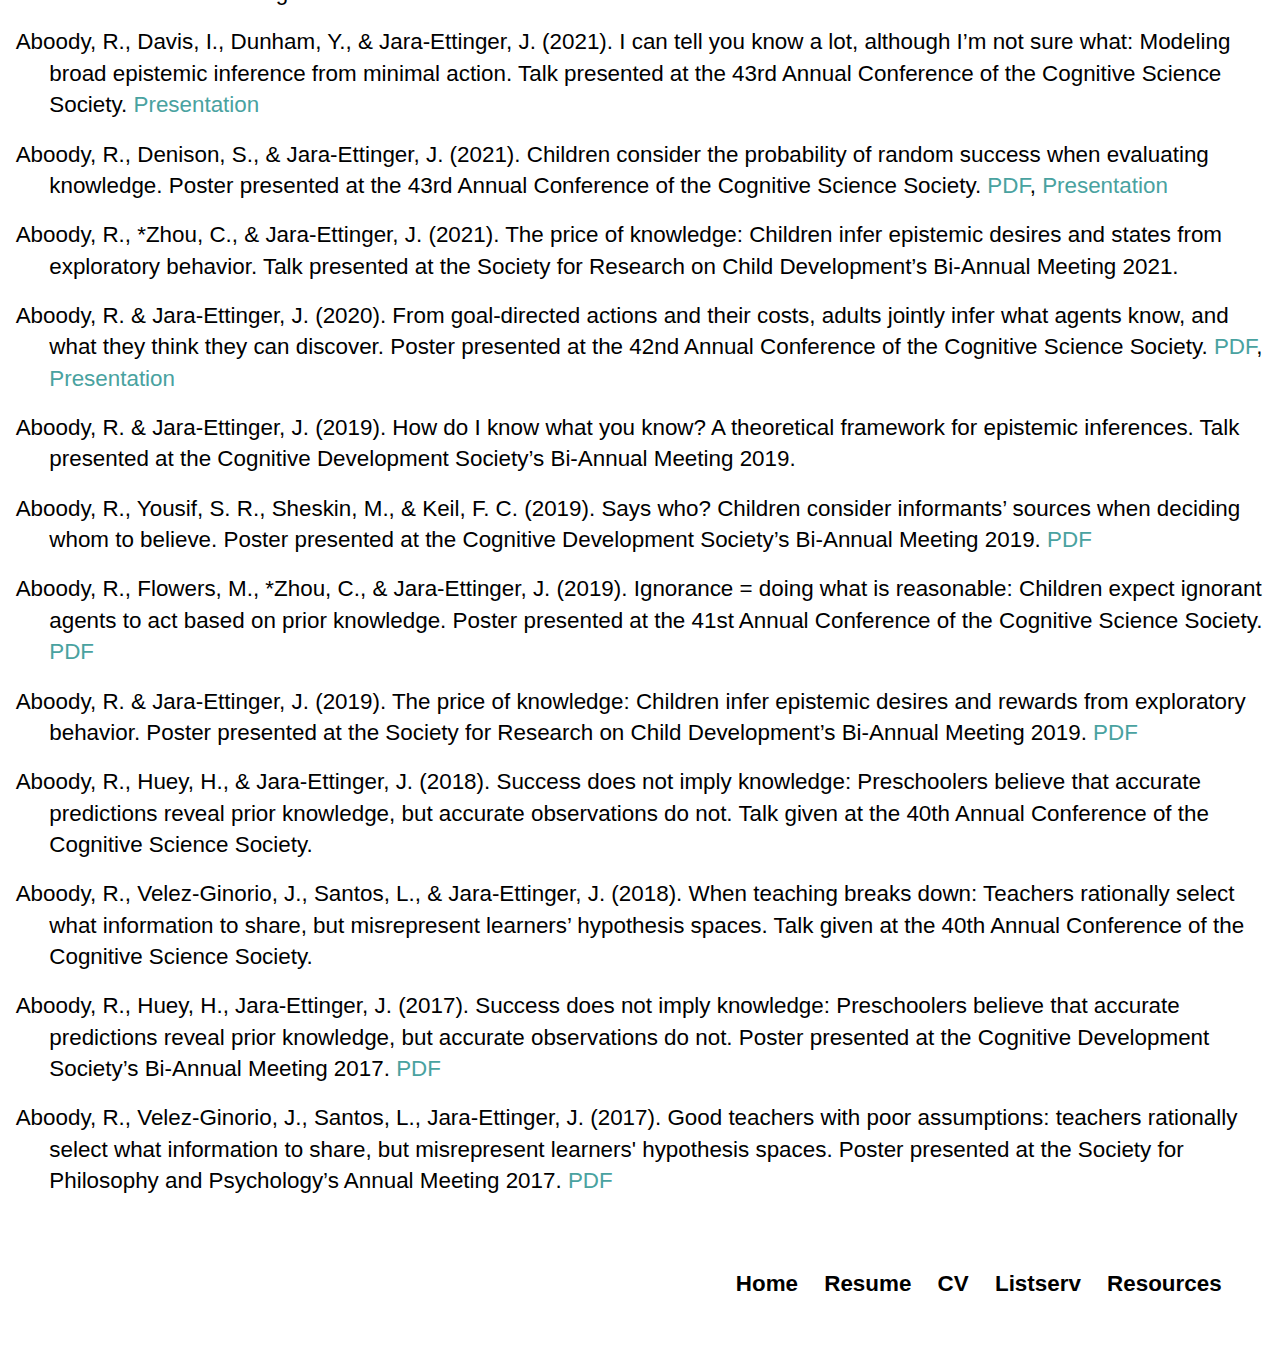
<file: publications.html>
<!DOCTYPE html>
<html>
	<head>
		<title>Rosie Aboody</title>
		<!-- link to main stylesheet -->
		<link rel="stylesheet" href="css/main.css" />
		</head>
	<body>
		<nav>
    		<ul>
        		<li><a href="index.html" class = "nav">Home</a></li>
                <li><a href="Aboody_Resume.pdf" class = "nav" target = "_break">Resume</a></li>
        		<li><a href="R Aboody CV.pdf" target="_blank" class = "nav">CV</a></li>
                <li><a href="DivComm_Listserv.html" class = "nav">Listserv</a></li>
                <li><a href="Resources.html" class = "nav">Resources</a></li>
    		</ul>
		</nav>

        <div class="container">
            <h2 style = "font-size: 200%";><b>Publications and Presentations</b></h2>
            <h3 style = "padding:0px; margin-left:15px";><b>Thesis</b></h3>
            <ul class = publications> 

                <li><b> Aboody, R.</b> (2022). How do I know what you know? A novel theoretical account of epistemic inference. PhD dissertation. <a href = "Papers/Aboody_dissertation.pdf" class = "external">PDF</a></li>

            </ul>
        </div>

		<div class="container">
            <br>
            <br>
    		<h3 style = "padding:0px; margin-left:15px";><b>Journal Articles</b></h3>
    		<p style="text-align:left; font-size:95%; margin-left:9px;">*Students I supervised</p>
            <p style="text-align:left; font-size:95%; margin-left:9px;">†Authors with an equal contribution</p>
    		<ul class = publications> 

    		<h3 style = "padding:0px; font-size:95%"><i>Under review or in prep</i></h3>

    			<li><b>Aboody, R.</b>, Yousif, S., Joo., S., & Keil., F., (in prep). Why would you think that? When an agent’s testimony is questioned, preschoolers and adults infer they lack knowledge.</li>

    			<li><b>Aboody, R.</b>, *Zhou, C., & Jara-Ettinger, J., (under revision). Children expect agents to rely on prior knowledge when deciding how to act in relevant new situations.<a href = "https://osf.io/preprints/psyarxiv/fqn43" class = "external"> Preprint</a></li>

                <li><b>Aboody, R.</b>, Lu, J., Denison, S., & Jara-Ettinger, J. (under revision). An ability to integrate probability and epistemic reasoning is later-developing than either in isolation.<a href = "https://osf.io/preprints/psyarxiv/fc4g2" class = "external"> Preprint</a></li>

                <li>†<b>Aboody, R.</b>, †Davis, I., Dunham, Y., & Jara-Ettinger, J. (under revision) People can infer the magnitude of other people's knowledge, even when they cannot infer its contents.<a href = "https://osf.io/preprints/psyarxiv/ahu6z" class = "external"> Preprint</a></li>
                <br>


    		<h3 style = "padding:0px; font-size:95%"><i>Published</i></h3>

    			<li><b>Aboody, R.</b>, Velez-Ginorio, J., Santos, L. R., & Jara-Ettinger, J. (2023). When naïve pedagogy breaks down: Adults rationally decide how to teach, but misrepresent learners’ beliefs. <i>Cognitive Science</i>, 47, 3. <a href = "Papers/Aboody, Velez-Ginorio, Santos & Jara-Ettinger, 2023 (Cognitive Science).pdf" class = "external">PDF</a>, <a href = "https://onlinelibrary.wiley.com/share/author/P4JWXRIDIKRV4NF5HCDE?target=10.1111/cogs.13257" class = "external"> Journal</a></li>

                <li><b>Aboody, R.</b>, Huey, H., & Jara-Ettinger, J. (2022) Preschoolers decide who is knowledgeable, who to inform, and who to trust via a causal understanding of how knowledge relates to action. <i>Cognition</i>, 228, 105212. <a href = "Papers/Aboody, Huey & Jara-Ettinger (2022) Cognition.pdf" class = "external">PDF</a>, <a href = "https://www.sciencedirect.com/science/article/abs/pii/S0010027722002001?dgcid=raven_sd_via_email" class = "external">Journal</a></li>

                <li>Royka, A., Chen, A., <b>Aboody, R.</b>, Huanca, T., & Jara-Ettinger, J. (2022). People infer communicative action through an expectation for efficient communication. <i>Nature Communications</i>, 13, 4160. https://doi.org/10.1038/s41467-022-31716-3. <a href = "https://www.nature.com/articles/s41467-022-31716-3" class = "external">Journal (open access)</a></li>

                <li>Jacobs, C., Flowers, M., <b>Aboody, R.</b>, & Jara-Ettinger, J. (2022). Not just what you did, but how: Children see distributors that count as more fair than distributors who don’t. <i>Cognition</i>. <a href = "Papers/Jacobs et al., (2022)_Fairness.pdf" class = "external">PDF</a>, <a href = "https://www.sciencedirect.com/science/article/abs/pii/S0010027722001160" class = "external">Journal</a></li>

                <li><b>Aboody, R.</b>, Yousif, S. R., Sheskin, M., & Keil, F. C. (2022). Says who? Children consider informants’ sources when deciding whom to believe. <i>Journal of Experimental Psychology: General</i>. <a href = "https://psyarxiv.com/z6sbr" class = "external">Preprint</a>, <a href = "Papers/Aboody, Yousif, Sheskin & Keil (2021) - Says who.pdf" class = "external">PDF</a>, <a href = "https://psycnet.apa.org/record/2022-43810-001" class = "external">Journal</a></li>

                <li><b>Aboody, R.</b>, *Zhou, C., & Jara-Ettinger, J. (2021). In pursuit of knowledge: Preschoolers expect agents to weigh information gain and information’s cost when deciding whether to explore. <i>Child Development</i>. https://doi.org/10.1111/cdev.13557. <a href = "https://psyarxiv.com/2sjb5" class = "external">Preprint</a>, <a href = "Papers/Aboody, Zhou & Jara-Ettinger, 2021.pdf" class = "external">PDF</a>, <a href = "https://srcd.onlinelibrary.wiley.com/doi/10.1111/cdev.13557" class = "external">Journal</a></li>

    			<li>Yousif, S. R., <b>Aboody, R.</b>, & Keil, F. C. (2019). The Illusion of Consensus: A Failure to Distinguish Between True and False Consensus.</a>  <i>Psychological Science</i>. https://doi.org/10.1177/0956797619856844.
    			<a href = "Papers/Yousif, Aboody & Keil (2019) - False Consensus.pdf" class = "external">PDF</a></li> 

				<li>Gopnik, A., O’Grady, S., Lucas, C. G., Griffiths, T. L., Wente, A., Bridgers, S., <b>Aboody, R.</b>, Fung, H., Dahl, R. E. (2017). Changes in cognitive flexibility and hypothesis search across human life history from childhood to adolescence to adulthood. <i>Proceedings of the National Academy of Sciences</i>, 114(30), 7892-7899. <a href = "http://alisongopnik.com/Papers_Alison/PNAS-2017-Gopnik-7892-9.pdf" class = "external">PDF</a></li>

			</ul>
		</div>

		

		<div class="container">
			<br>
			<br>
    		<h3 style = "padding:0px; margin-left:15px";><b>Peer-Reviewed Conference Proceedings</b></h3>
            <p style="text-align:left; font-size:130%; margin-left:9px"><embed src = "Under_construction.jpg" alt = "Under construction image" width = 30px style="vertical-align:middle">   Papers in progress &emsp;&emsp;<embed src = "Under_review_etc.jpg" alt = "Under review etc image" width = 30px style="vertical-align:middle">   Papers under review, revision, or published (expanding upon the proceeding)</p>
    		<p style="text-align:left; font-size:95%; margin-left:9px;">*Students I supervised</p>

    		<ul class = publications> 

                <li><embed src = "Under_review_etc.jpg" alt = "Under review etc image" width = 30px style="vertical-align:middle"><b> Aboody, R.</b>, Davis, I., Dunham, Y., & Jara-Ettinger, J. (2021). I can tell you know a lot, although I’m not sure what: Modeling broad epistemic inference from minimal action. Proceedings of the 43rd Annual Conference of the Cognitive Science Society. <a href = "https://psyarxiv.com/uymtz/", class = "external">Preprint</a>, <a href = "Papers/Aboody, Davis, Dunham & Jara-Ettinger (2021).pdf" class = "external">PDF</a></li>

                <li><embed src = "Under_review_etc.jpg" alt = "Under review etc image" width = 30px style="vertical-align:middle"><b> Aboody, R.</b>, Denison, S., & Jara-Ettinger, J. (2021). Children consider the probability of random success when evaluating knowledge. Proceedings of the 43rd Annual Conference of the Cognitive Science Society. <a href = "https://psyarxiv.com/a7g9t/" class = "external">Preprint</a>, <a href = "Papers/Aboody, Denison & Jara-Ettinger (2021).pdf" class = "external">PDF</a></li>

				<li><embed src = "Under_review_etc.jpg" alt = "Under review etc image" width = 30px style="vertical-align:middle"><b> Aboody, R.</b>, Flowers, M., *Zhou, C., & Jara-Ettinger, J. (2019). Ignorance = doing what is reasonable: Children expect ignorant agents to act based on prior knowledge. Proceedings of the 41st Annual Conference of the Cognitive Science Society. <a href = "Papers/Aboody, Flowers, Zhou & Jara-Ettinger (2019) - Ignorance = doing what is reasonable.pdf" class = "external">PDF</a></li>

				<li><embed src = "Under_review_etc.jpg" alt = "Under review etc image" width = 30px style="vertical-align:middle"><b> Aboody, R.</b>, Huey, H., & Jara-Ettinger, J. (2018). Success does not imply knowledge: Preschoolers believe that accurate predictions reveal prior knowledge, but accurate observations do not. Proceedings of the 40th Annual Conference of the Cognitive Science Society. <a href = "Papers/Aboody, Huey & Jara-Ettinger (2018) Success != Knowledge.pdf" class = "external">PDF</a></li>

				<li><embed src = "Under_review_etc.jpg" alt = "Under review etc image" width = 30px style="vertical-align:middle"><b> Aboody, R.</b>, Velez-Ginorio, J., Santos, L., & Jara-Ettinger, J. (2018). When teaching breaks down: Teachers rationally select what information to share, but misrepresent learners’ hypothesis spaces. Proceedings of the 40th Annual Conference of the Cognitive Science Society.  <a href = "Papers/Aboody, Velez-Ginorio, Santos & Jara-Ettinger (2018) - Pedagogy.pdf" class = "external">PDF</a></li>

				<li><embed src = "Under_review_etc.jpg" alt = "Under review etc image" width = 30px style="vertical-align:middle"> Yousif, S. R., <b>Aboody, R.</b>, & Keil, F. C. (2018). Any consensus will do: The failure to distinguish between ‘true’ and ‘false’ consensus. Proceedings of the 40th Annual Conference of the Cognitive Science Society. <a href = "https://mindmodeling.org/cogsci2018/papers/0243/0243.pdf" class = "external">PDF</a></li> 

				<li><embed src = "Under_review_etc.jpg" alt = "Under review etc image" width = 30px style="vertical-align:middle"> Royka, A., <b>Aboody, R.</b>, & Jara-Ettinger, J. (2018). Movement as a message: inferring communicative intent from actions. Proceedings of the 40th Annual Conference of the Cognitive Science Society. <a href = "https://mindmodeling.org/cogsci2018/papers/0197/0197.pdf" class = "external">PDF</a></li> 

				<li><embed src = "Under_review_etc.jpg" alt = "Under review etc image" width = 30px style="vertical-align:middle"> Flowers, M., <b>Aboody, R.</b>, & Jara-Ettinger, J. (2018). Beyond Principles and Outcomes: Children Determine Fairness Based on Attention and Exactness. Proceedings of the 40th Annual Conference of the Cognitive Science Society. <a href = "https://mindmodeling.org/cogsci2018/papers/0320/0320.pdf" class = "external">PDF</a></li>

				<li>Wente, A., Ting, T., <b>Aboody, R.</b>, Kushnir, T., & Gopnik A. (2016). The Relationship Between Inhibitory Control and Free Will Beliefs in 4-to 6-Year-Old-Children. Proceedings of the 38th Annual Conference of the Cognitive Science Society. <a href = "https://mindmodeling.org/cogsci2016/papers/0143/paper0143.pdf" class = "external">PDF</a></li>
			</ul>
		</div>

		<div class="container">
			<br>
			<br>
    		<h3 style = "padding:0px; margin-left:15px";><b>Presentations</b></h3>
    		<p style="text-align:left; font-size:95%; margin-left:9px;">*Students I supervised</p>
    		<ul class = publications> 

                <li>Aboody, R., Yousif, S. R., Joo, S., Sheskin, M., & Keil, F. C. (2023).  To evaluate testimony, children track where it originated, and what others believe about its source. Talk presented at the Society for Philosophy and Psychology’s 29th Annual Meeting 2023.</li>

                <li>Aboody, R., Yousif, S. R., Joo, S., Sheskin, M., & Keil, F. C. (2023).  To evaluate testimony, children track where it originated, and what others believe about its source. Talk presented at the Society for Research on Child Development’s Bi-Annual Meeting 2023. (Symposium Chair)</li>


    			<li>Aboody., R., *Lu, J., *Zhou, C., Flowers, M., Denison, S., & Jara-Ettinger, J. (2023) Would you do that if you knew? Children understand how ignorance and partial knowledge give rise to behavior. Talk presented at the 13th Annual BCCCD Meeting.</li>

				<li>Aboody, R., Yousif, S. R., Joo, S., Sheskin, M., & Keil, F. C. (2023) Learning from and about others: when reasoning about testimony, children consider both where it came from, and what others believe about its source. Poster presented at the 13th annual BCCCD meeting.<a href = "Posters/BCCCD 2023 poster.pdf" class = "external" target = "_blank"> PDF</a>.</li>


    			<li>Aboody, R., Davis, I., Dunham, Y., & Jara-Ettinger, J. (2021). I can tell you know a lot, although I’m not sure what: Modeling broad epistemic inference from minimal action. Talk presented at the 43rd Annual Conference of the Cognitive Science Society. <a href = "https://youtu.be/zSIkh6Z8c9k" target = "_blank" class = "external">Presentation</a></li>

                <li>Aboody, R., Denison, S., & Jara-Ettinger, J. (2021). Children consider the probability of random success when evaluating knowledge. Poster presented at the 43rd Annual Conference of the Cognitive Science Society. <a href = "Posters/CogSci 2021 poster.pdf" class = "external" target = "_blank">PDF</a>, <a href = "https://youtu.be/j8Tj4XhKqQ0" target = "_blank" class = "external">Presentation</a></li>

                <li> Aboody, R., *Zhou, C., & Jara-Ettinger, J. (2021). The price of knowledge: Children infer epistemic desires and states from exploratory behavior. Talk presented at the Society for Research on Child Development’s Bi-Annual Meeting 2021.</li>

                <li>Aboody, R. & Jara-Ettinger, J. (2020). From goal-directed actions and their costs, adults jointly infer what agents know, and what they think they can discover. Poster presented at the 42nd Annual Conference of the Cognitive Science Society. <a href = "Posters/Joint knowledge inferences - Aboody & Jara-Ettinger (2020).pdf" class = "external" target = "_blank">PDF</a>, <a href = "poster_presentation.html" class = "external" target = "_blank">Presentation</a></li>

    			<li>Aboody, R. & Jara-Ettinger, J. (2019). How do I know what you know? A theoretical framework for epistemic inferences. Talk presented at the Cognitive Development Society’s Bi-Annual Meeting 2019.</li>

    			<li>Aboody, R., Yousif, S. R., Sheskin, M., & Keil, F. C. (2019). Says who?
				Children consider informants’ sources when deciding whom to believe. Poster presented at the Cognitive Development Society’s Bi-Annual Meeting 2019. <a href = "Posters/CDS 2019 poster.pdf" class = "external" target = "_blank">PDF</a></li>

    			<li>Aboody, R., Flowers, M., *Zhou, C., & Jara-Ettinger, J. (2019). Ignorance = doing what is reasonable: Children expect ignorant agents to act based on prior knowledge. Poster presented at the 41st Annual Conference of the Cognitive Science Society. <a href = "Posters/CogSci 2019 poster.pdf" class = "external" target = "_blank">PDF</a></li>

    			<li>Aboody, R. & Jara-Ettinger, J. (2019). The price of knowledge: Children infer epistemic desires and rewards from exploratory behavior. Poster presented at the Society for Research on Child Development’s Bi-Annual Meeting 2019. <a href = "Posters/SRCD 2019 poster.pdf" class = "external" target = "_blank">PDF</a></li> 

    			<li>Aboody, R., Huey, H., & Jara-Ettinger, J. (2018). Success does not imply knowledge: Preschoolers believe that accurate predictions reveal prior knowledge, but accurate observations do not. Talk given at the 40th Annual Conference of the Cognitive Science Society.</li>
 
    			<li> Aboody, R., Velez-Ginorio, J., Santos, L., & Jara-Ettinger, J. (2018). When teaching breaks down: Teachers rationally select what information to share, but misrepresent learners’ hypothesis spaces. Talk given at the 40th Annual Conference of the Cognitive Science Society.</li>

				<li>Aboody, R., Huey, H., Jara-Ettinger, J. (2017). Success does not imply knowledge: Preschoolers believe that accurate predictions reveal prior knowledge, but accurate observations do not. Poster presented at the Cognitive Development Society’s Bi-Annual Meeting 2017. <a href = "Posters/CDS poster 2017.pdf" class = "external" target = "_blank">PDF</a></li>

				<li>Aboody, R., Velez-Ginorio, J., Santos, L., Jara-Ettinger, J. (2017). Good teachers with poor assumptions: teachers rationally select what information to share, but misrepresent learners' hypothesis spaces. Poster presented at the Society for Philosophy and Psychology’s Annual Meeting 2017. <a href = "Posters/SPP poster 2017.pdf" class = "external" target = "_blank">PDF</a></li>

    		</ul>
    	</div>
    </body>

		<footer>
    		<ul>
    			<br>
    			<br>
        		<li><a href="index.html" class = "nav">Home</a></li>
                <li><a href="Aboody_Resume.pdf" class = "nav" target = "_break">Resume</a></li>
                <li><a href="R Aboody CV.pdf" target="_blank" class = "nav">CV</a></li>
                <li><a href="DivComm_Listserv.html" class = "nav">Listserv</a></li>
                <li><a href="Resources.html" class = "nav">Resources</a></li>
    		</ul>
		</footer>
</html>
</file>
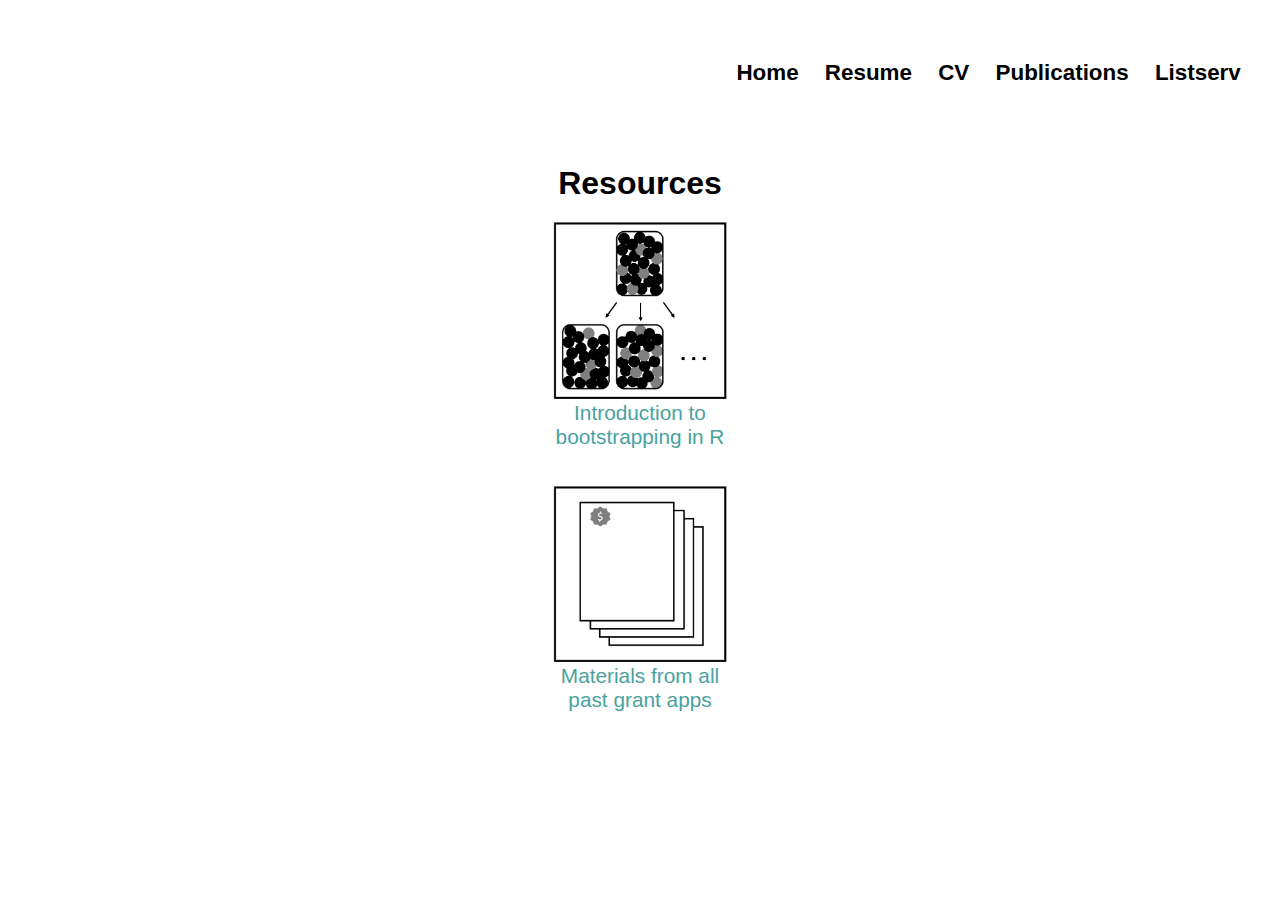
<file: Resources.html>
<!DOCTYPE html>
<html>
	<head>
		<title>Resources</title>
		<!-- link to main stylesheet -->
		<link rel="stylesheet" href="css/main.css" />
		</head>
	<body>
		<nav>
    		<ul>
        		<li><a href="index.html" class = "nav">Home</a></li>
                <li><a href="Aboody_Resume.pdf" class = "nav" target = "_break">Resume</a></li>
        		<li><a href="R Aboody CV.pdf" target="_blank" class = "nav">CV</a></li>
        		<li><a href="publications.html" class = "nav">Publications</a></li>
                <li><a href="DivComm_Listserv.html" class = "nav">Listserv</a></li>
    		</ul>
		</nav>
		<div class="container">
            <h2 style = "font-size: 200%";><b>Resources</b></h2>
    	</div>


        <div class="contact-grid-container">
            <div> 
                <img src = "bootstrap_resource_icon.png" alt = "Intro to bootstrapping" width = 175px class = "center">
                <figcaption style = "text-align:center; font-size:130%"><a href = "Basic-intro-to-bootstrapping-in-R.pdf" class = "external" target="_blank">Introduction to <br>bootstrapping in R</a></figcaption> 
                <br>
                <br>

            </div><!-- /.col 1 -->
            
            <div>
            	<img src = "grants_resource_icon.png" alt = "Grant materials" width = 175px class = "center">
                <figcaption style = "text-align:center; font-size:130%"><a href = "grants.html" class = "external" target="_blank">Materials from all <br> past grant apps</a></figcaption>
                <br>
                <br>
            </div><!-- /.col 2 -->

            <div> </div><!-- /.col 3 -->

             <div> </div><!-- /.col 4 -->
        </div>
    </body>
</html>
</file>
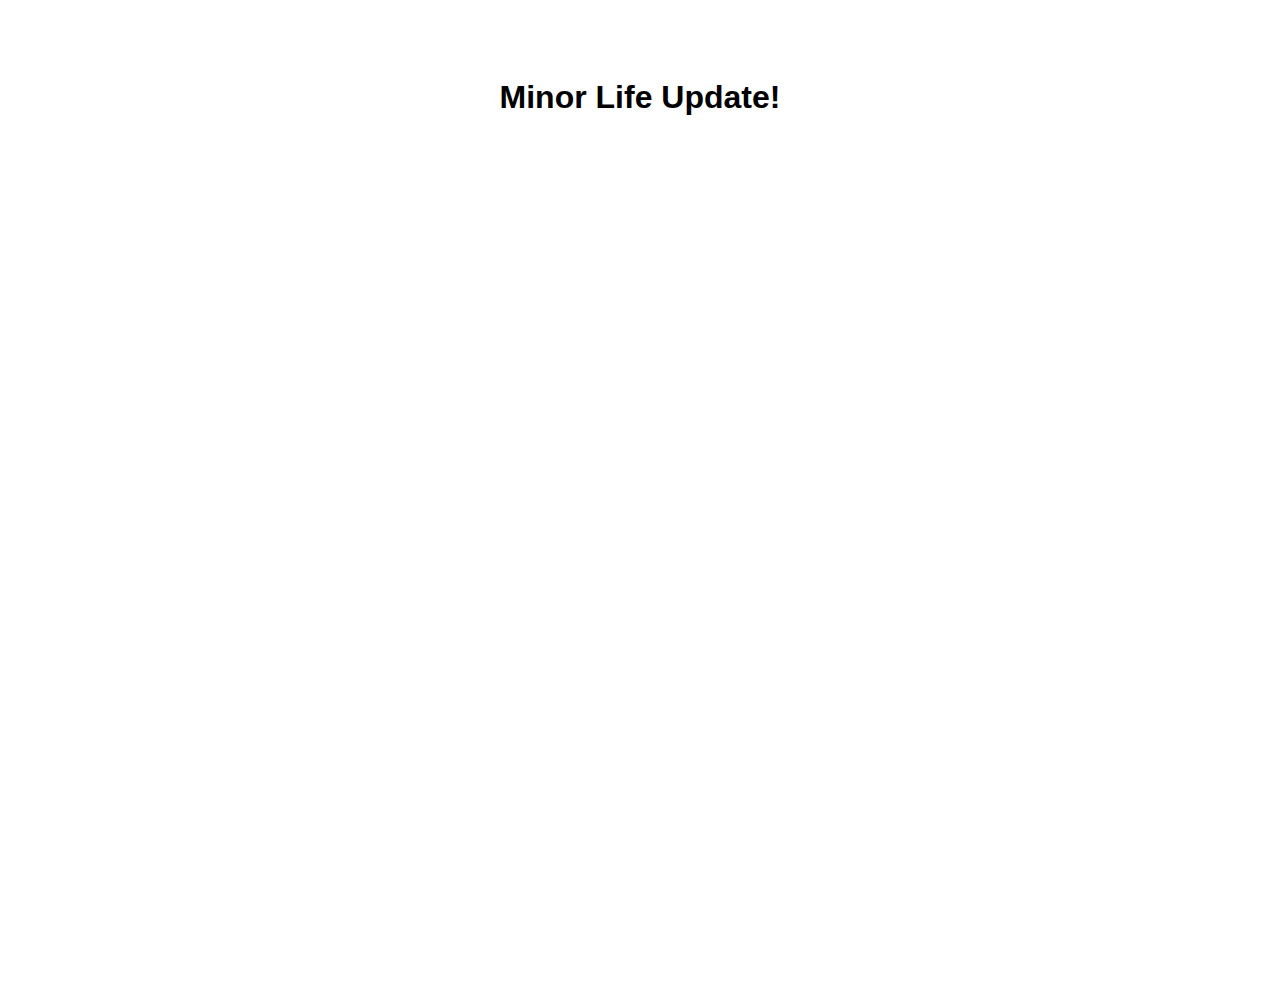
<file: Surprise.html>
<!DOCTYPE html>
<html>
	<head>
		<title>Rosie Aboody</title>
		<!-- link to main stylesheet -->
		<link rel="stylesheet" href="css/main.css" />
		</head>
	<body>

		<div class = "container">
			<h2 style = "text-align: center; font-size: 200%";><b>Minor Life Update!</b>
			<br>
			<br>
			</h2>
		</div><!-- /.container -->

		<div class="contact-grid-container">
			<div> </div><!-- /.col 1 -->
			<div> </div><!-- /.col 1 -->
			<div>

			<object data="mypdf.pdf" type="application/pdf" frameborder="0" width="580" height="755px" style="padding: 20px;">
			    <embed src="https://drive.google.com/file/d/1KoKdtrm3K2FhOTSqlUyZZVasUmtN8wii/preview?usp=sharing" width="580" height="755px"/> 
			</object>

				<!--<embed src = "Wedding_invite.pdf" alt = "Wedding invite" width = 580, height = 755> -->
			</div><!-- /.col 2 -->

			<div> </div><!-- /.col 3 -->

			</div><!-- /.col 4 -->
			<div> </div><!-- /.col 5 -->
		</div><!-- /.contact-grid-container -->
	</body><!-- /.body -->

</html>
</file>
<file: css/main.css>
body {
    margin: 60px auto;
    width: 100%;
    font-family: 'Helvetica' 
}

header title,header nav {
    display:inline-block;
    vertical-align:middle;
 }

nav ul{
    padding: 0px;
    list-style: none;
    font-size: 1.4em;
    font-weight: bold;
    text-align: right;
    margin: 60px auto;
    width: 97%;
  } 

footer ul {
    padding: 0px;
    list-style: none;
    font-size: 1.4em;
    font-weight: bold;
    text-align: right;
    width: 97%;
}

nav ul li, footer ul li {
    display: inline;
    margin-right: 20px;
}

@media only screen and (max-width: 600px) {
   nav ul, footer ul{
   	font-size: 1.4em;
   }
}

a.nav {
    text-decoration: none;
    color: black;
    
}
a.nav:hover {
    text-decoration: underline;
    color: #49A2A0;
}

a.nav:active {
  color: #333;
}

a.external {
    text-decoration: none;
    color: #49A2A0;
    font-weight: normal
}
a.external:hover {
    text-decoration: underline;
}

a.external:active {
  color: #333;
}


h1 {
    font-size: 3em;
    text-align: center;
}

h2 {
    font-size: 1.6em;
    line-height: 1.4em;
    text-align: center;
    font-weight: normal;
    padding: 15px;
    margin:0px;
}

#header_2_main {
    font-size: 1.6em;
    line-height: 1.4em;
    text-align: left;
    font-weight: normal;
    padding: 15px;
    margin:0px;
}

h3 {
    font-size: 1.6em;
    line-height: 1.4em;
    text-align: left;
    font-weight: normal;
    padding: 15px;
    margin:0px;
}

p {
    font-size: 1.5em;
    line-height: 1.4em;
    text-align: center;
    padding: 6px;
    margin:0px;
}

#paragraph_main {
    font-size: 1.5em;
    line-height: 1.4em;
    text-align: left;
    padding: 15px;
    margin:0px;
}

ul.posts { 
    margin: 20px auto 40px; 
    font-size: 1.5em;
}

ul.posts li {
    list-style: none;
}

ul.publications {
  margin:10px 0;
  font-size: 1.4em;
  line-height: 1.4em;
  padding: 0px;
  margin-left: 2.2em;
  list-style-position: inside;
  text-indent: -1.5em;

}

ul.publications li{
  list-style: none;
  margin: 18px 0;
}

.center {
  display: block;
  margin-left: auto;
  margin-right: auto;
}
 
#fixed-width-logo { 
	max-width: 175px; 
}  

#fixed-width-NSF { 
  max-width: 250px; 
}  

.grid-container {
  display: grid;
  grid-template-columns: 31.5% 31.5% 31.5%;
  grid-template-rows: auto;
  justify-content: space-around;
}

.contact-grid-container{
  display: grid;
  grid-template-columns: repeat(5, 1fr);
  text-align: right;
}

.grid-container-new-main {
  display: grid;
  grid-template-columns: 1fr 2fr .2fr;
  justify-content: space-around;
  background-color: #C5F5F9;
  text-align: left;
  padding-left: 0px;
}

.grid-container-new-main-no-color {
  display: grid;
  grid-template-columns: 1fr 2fr .2fr;
  justify-content: space-around;
  text-align: left;
  padding-left: 0px;
}



span {
  display: inline-block;
  vertical-align: bottom;
  line-height: normal;
}

.cogsci-2-grid-container{
  display: grid;
  grid-template-columns: repeat(4, 1fr);
  text-align: right;
}

.cogsci-grid-container {
  display: grid;
  grid-template-columns: repeat (75% 25%);
}

@media only screen and (max-width:1300px){
  .grid-container {
    display: grid;
    grid-template-columns: repeat(1, 1fr);
    text-align: right;
  }
}

@media only screen and (max-width:1300px){
  .contact-grid-container {
    display: grid;
    grid-template-columns: repeat(1, 1fr);
    text-align: center;
    justify-content: center;
  }
}


@media only screen and (max-width:1300px){
  .grid-container-new-main {
    display: grid;
    grid-template-columns: repeat(1, 1fr);
    text-align: center;
    justify-content: center;
    padding: 30px;
  }
}

@media only screen and (max-width:1300px){
  .grid-container-new-main-no-color {
    display: grid;
    grid-template-columns: repeat(1, 1fr);
    text-align: center;
    justify-content: center;
    padding: 30px;
  }
}
</file>
